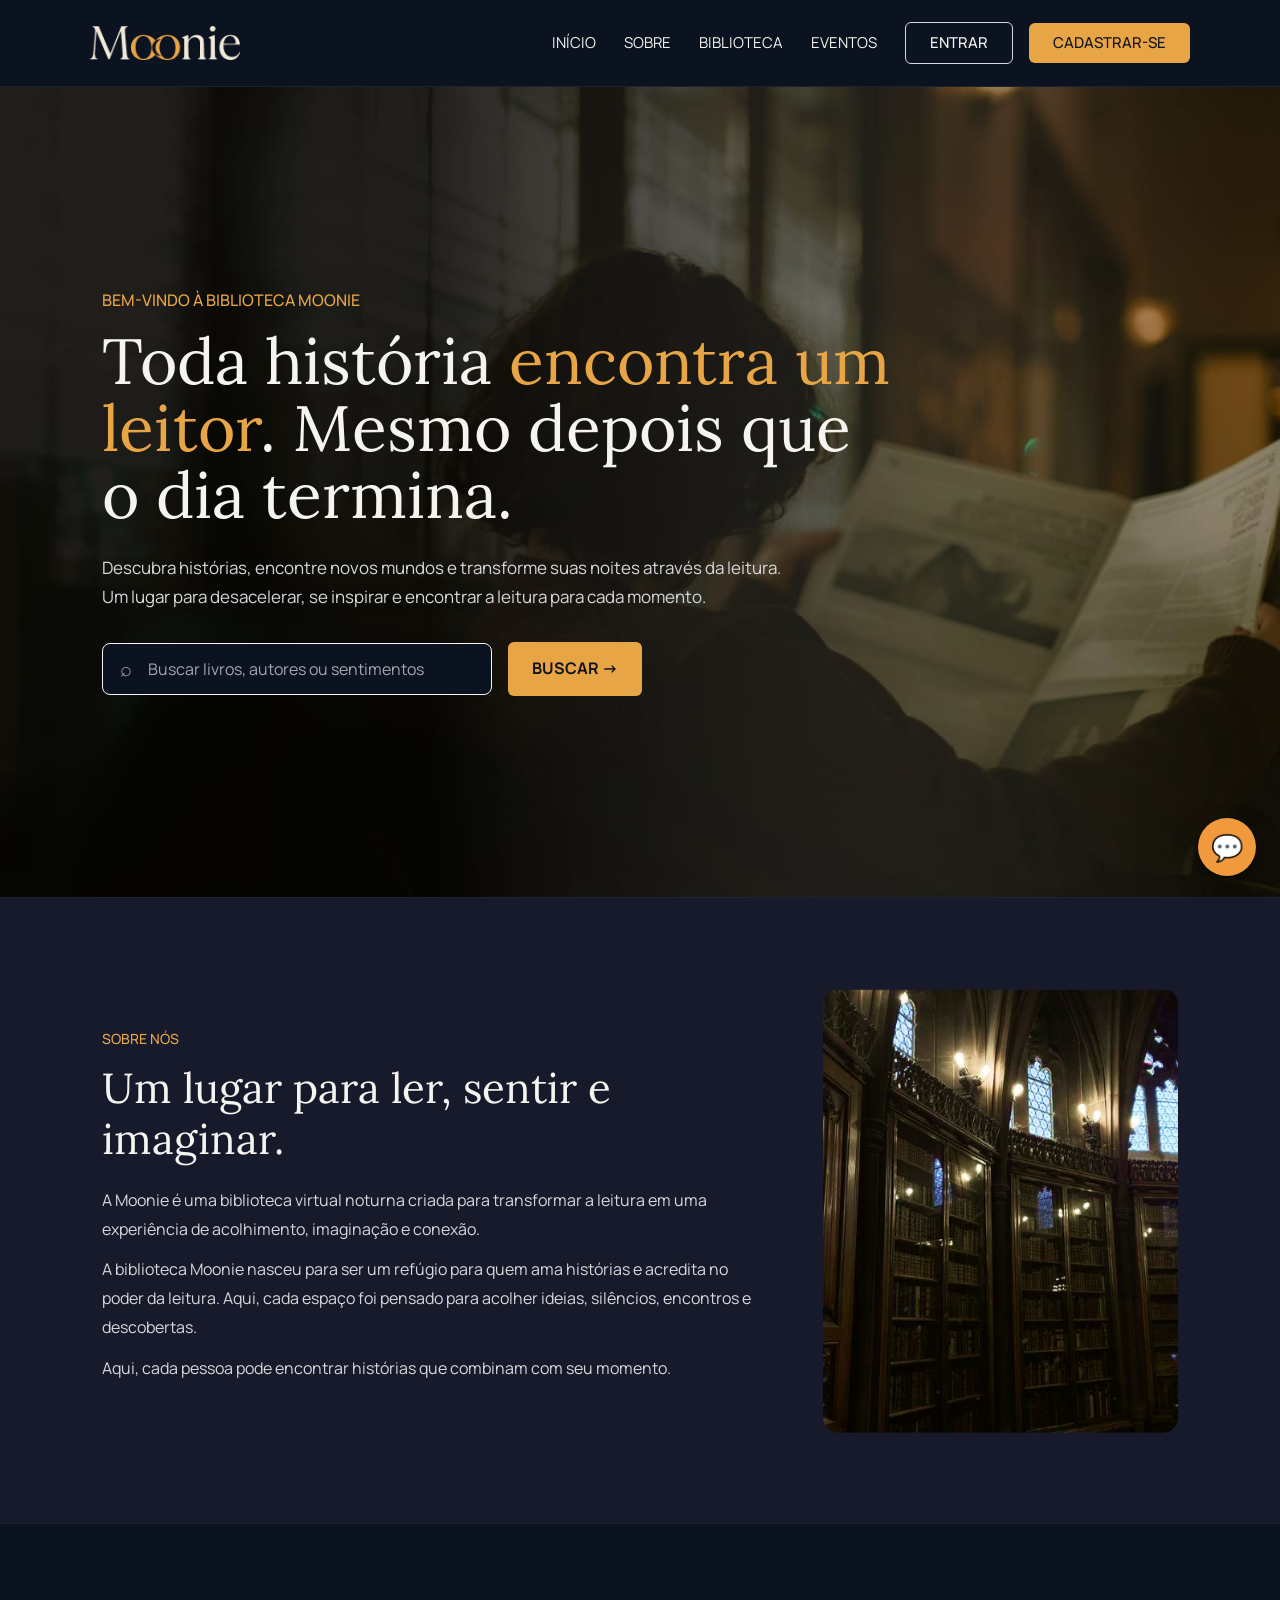
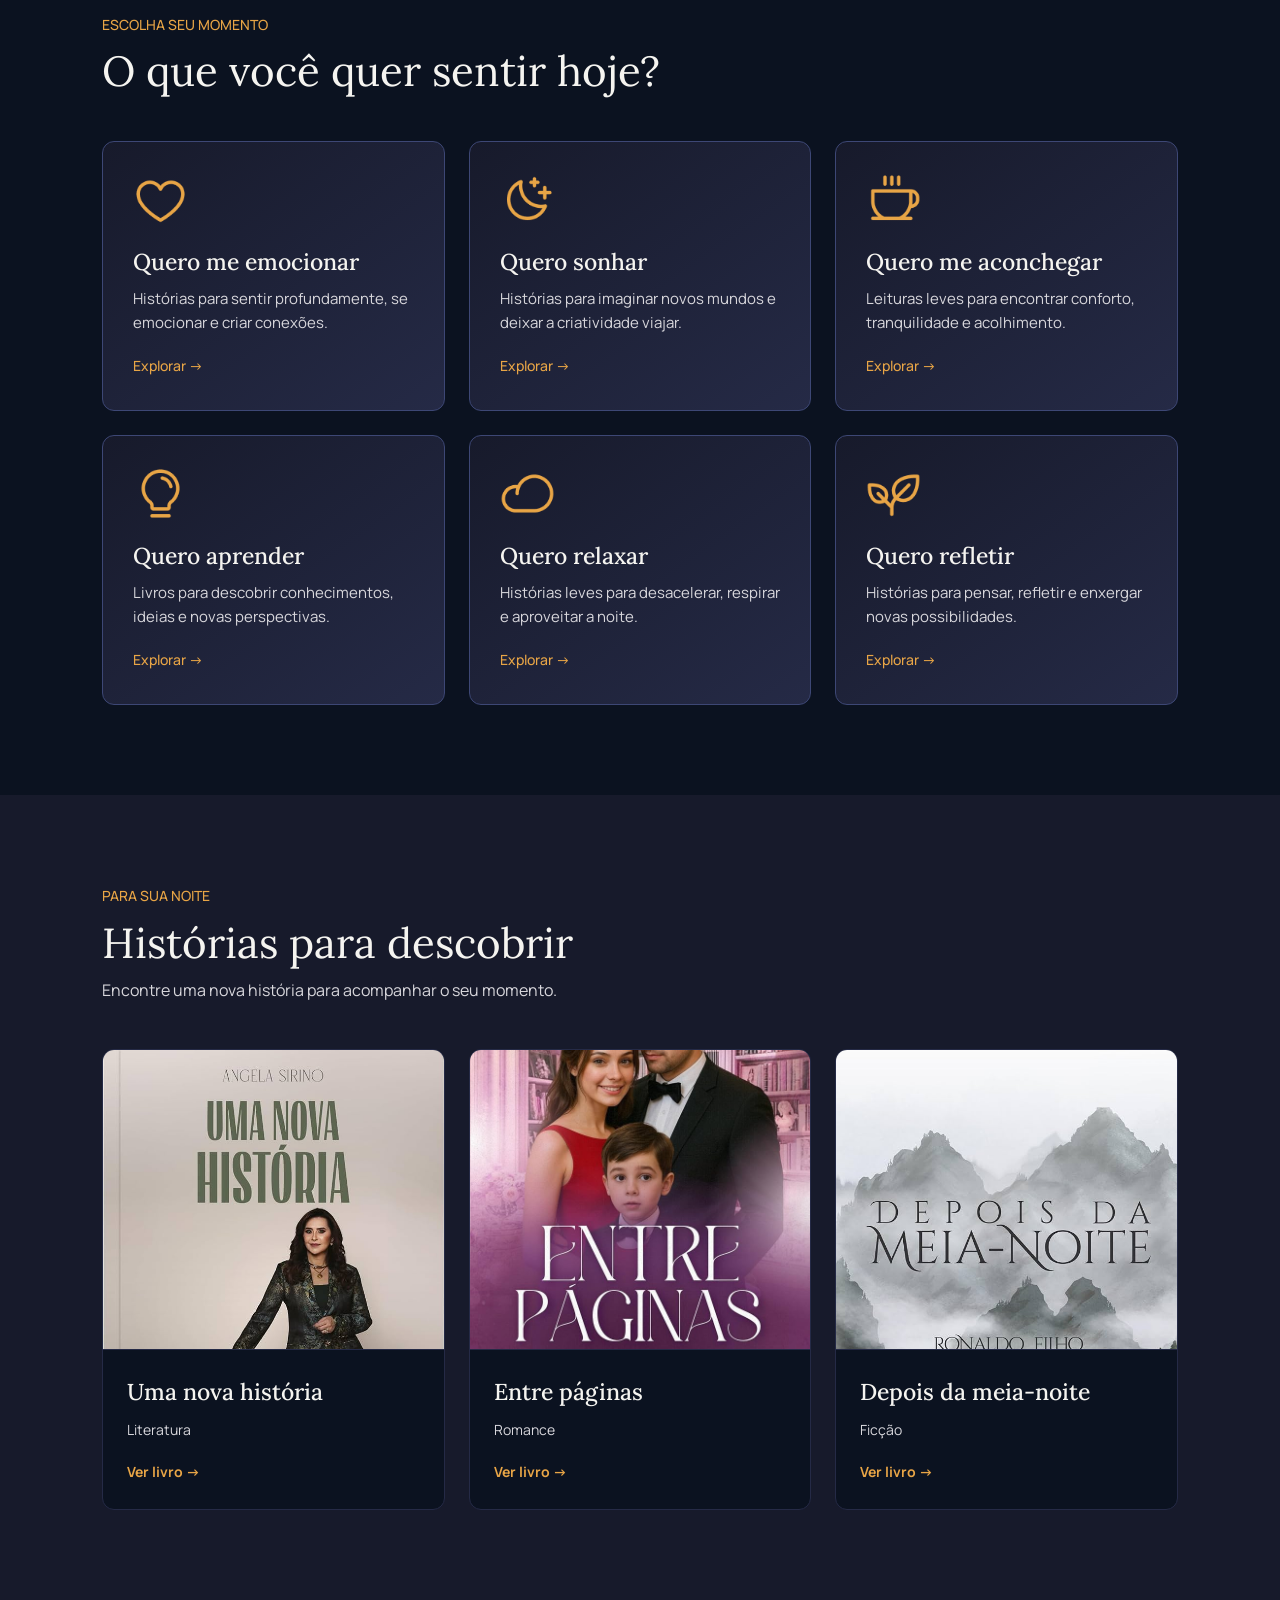
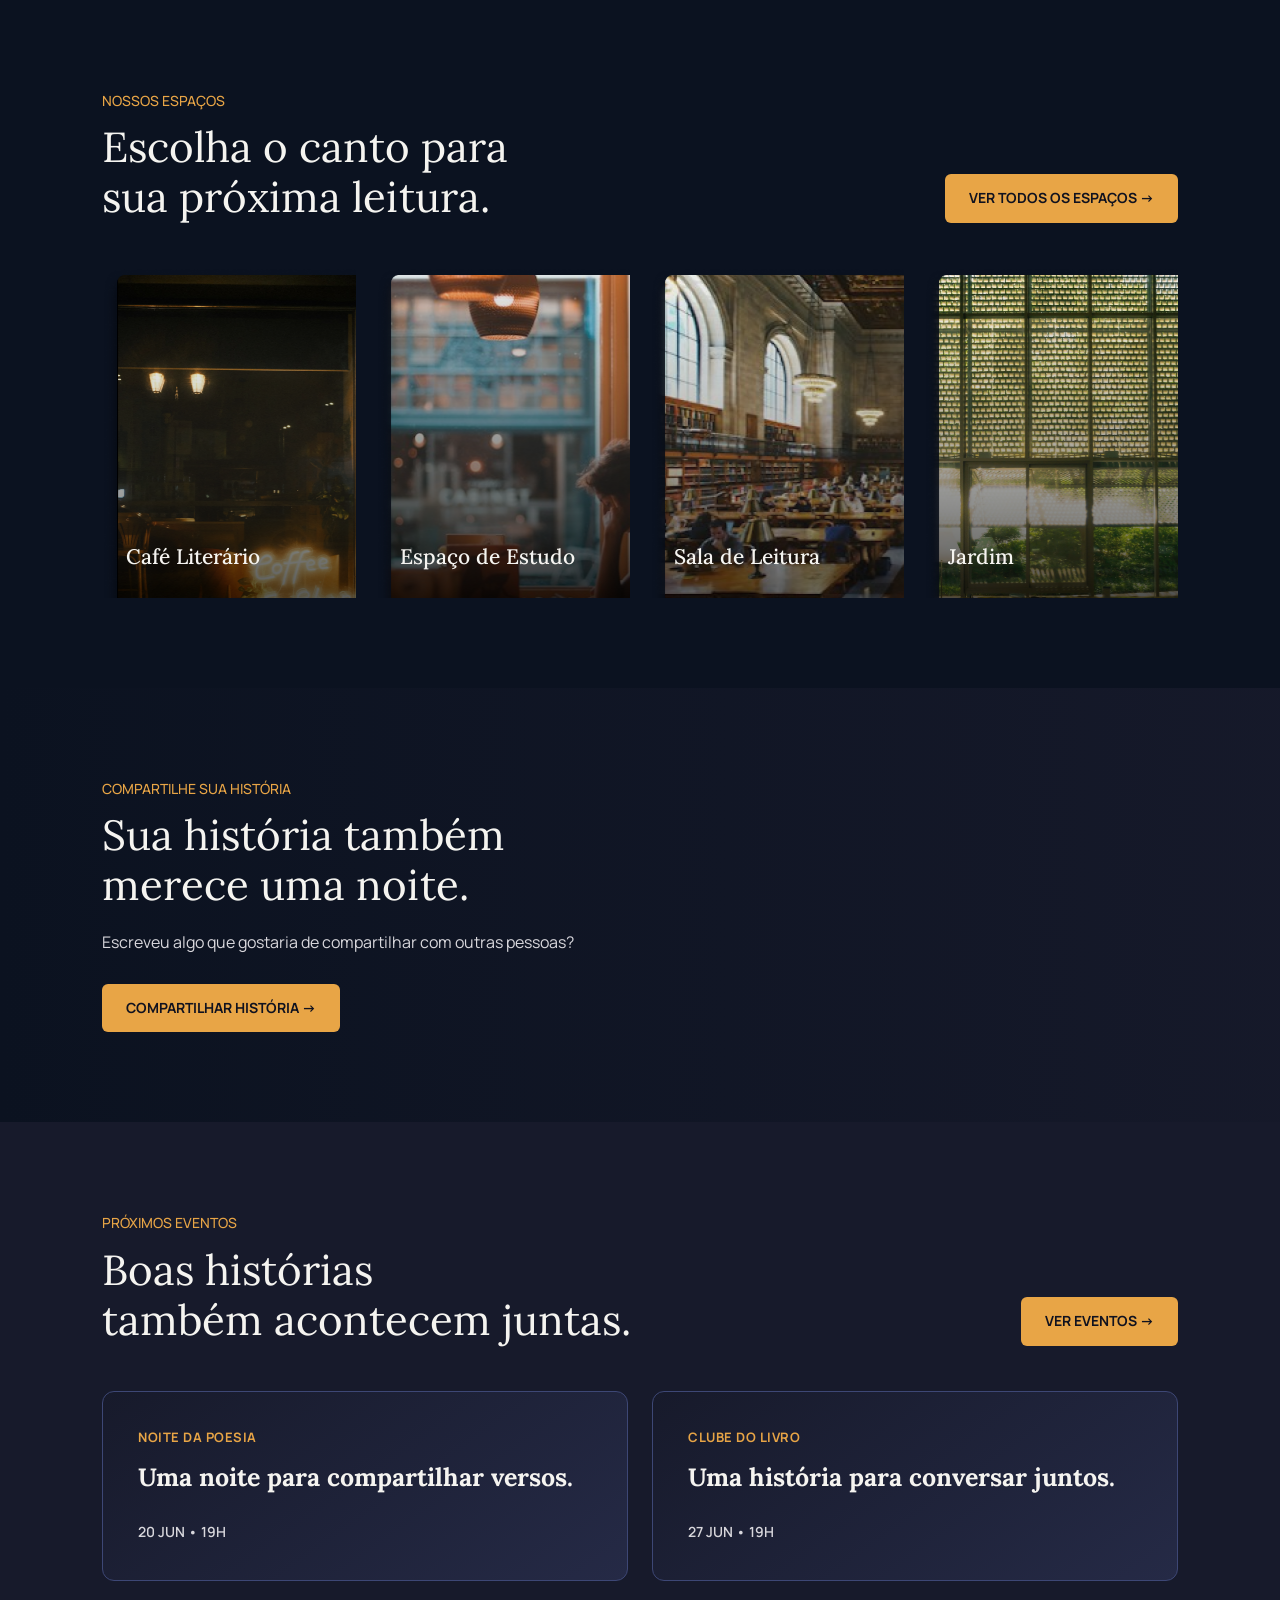
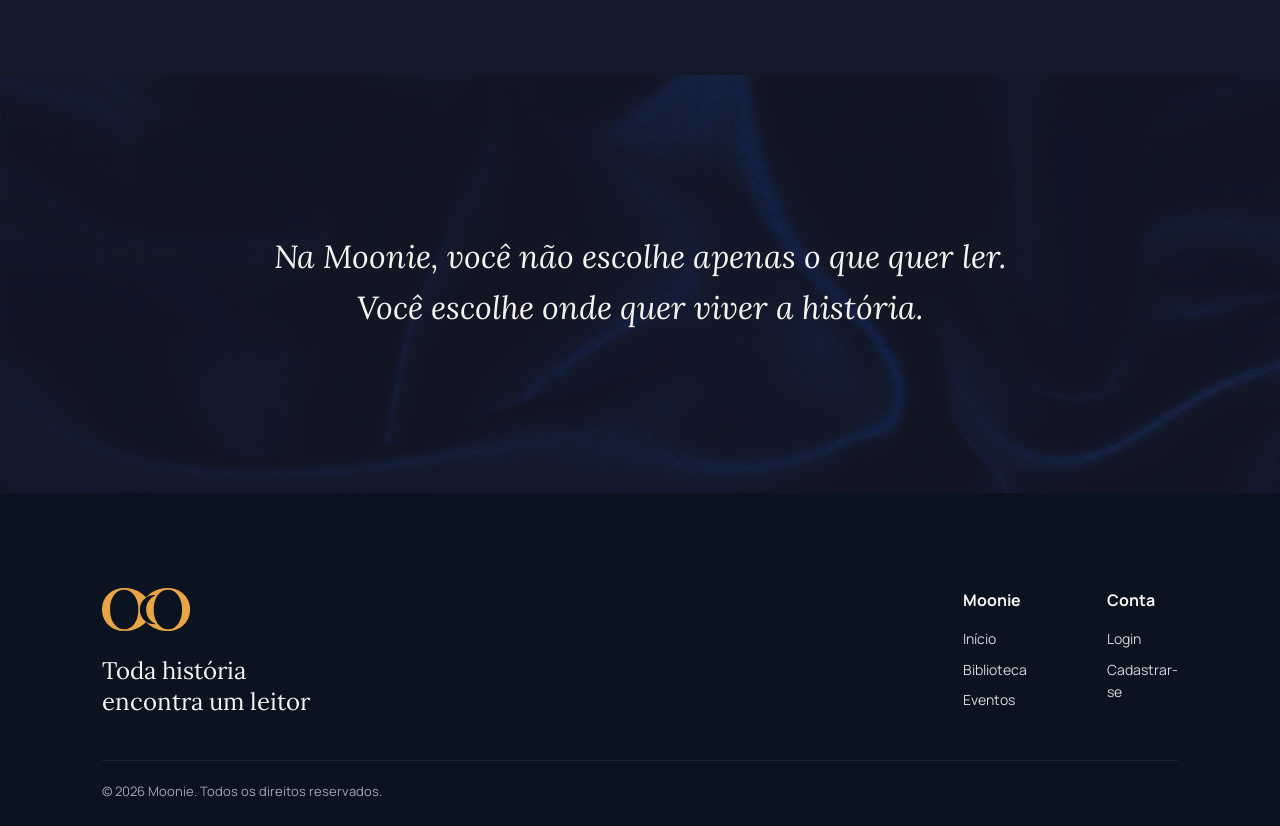
<file: index.html>
<!DOCTYPE html>
<html lang="pt-BR">

<head>
    <meta charset="UTF-8">
    <meta name="viewport" content="width=device-width, initial-scale=1.0">

    <title>Moonie | Biblioteca Noturna</title>

    <!-- FONTES -->
    <link rel="preconnect" href="https://fonts.googleapis.com">
    <link rel="preconnect" href="https://fonts.gstatic.com" crossorigin>
    <link href="https://fonts.googleapis.com/css2?family=Lora:wght@400;500;600;700&family=Manrope:wght@400;500;600;700&display=swap" rel="stylesheet">

    <!-- CSS -->
    <link rel="stylesheet" href="css/style.css">
    <!-- CSS do widget de chat flutuante -->
    <link rel="stylesheet" href="css/chat-widget.css">
</head>

<body>

    <!-- CABEÇALHO -->
    <header class="header">
        <a href="index.html" class="logo"><img src="img/Logo.png" alt="Moonie"></a>

        <nav class="nav">
            <a href="index.html">INÍCIO</a>
            <a href="#about">SOBRE</a>
            <a href="pages/biblioteca.html">BIBLIOTECA</a>
            <a href="pages/eventos.html">EVENTOS</a>
            <div class="nav-buttom">
                <a class="login-buttom" href="pages/login.html">ENTRAR</a>
                <a href="pages/cadastro.html">CADASTRAR-SE</a>
            </div>
        </nav>
    </header>

    <!-- CATEGORIAS -->
   

    <!-- CONTEÚDO PRINCIPAL -->
    <main>

        <!-- HERO -->
        <section class="hero">
            <div class="hero-content">
                <p class="hero-subtitle">BEM-VINDO À BIBLIOTECA MOONIE</p>
                <h1>Toda história <span>encontra um leitor</span>. Mesmo depois que o dia termina.</h1>
                <p class="hero-description">
                    Descubra histórias, encontre novos mundos e transforme suas noites através da leitura. 
                    Um lugar para desacelerar, se inspirar e encontrar a leitura para cada momento.
                </p>

                <div class="search-block">
                    <div class="search">
                        <span>⌕</span>
                        <input type="text" placeholder="Buscar livros, autores ou sentimentos">
                    </div>
                    <a href="pages/biblioteca.html" class="hero-button">BUSCAR →</a>
                </div>
            </div>
        </section>

        <!-- SOBRE A MOONIE -->
        <section class="about" id="about">
            <div class="about-content">
                <p class="section-label">SOBRE NÓS</p>
                <h2>Um lugar para ler, sentir e imaginar.</h2>
                <p>
                    A Moonie é uma biblioteca virtual noturna criada para transformar a leitura em uma
                    experiência de acolhimento, imaginação e conexão.
                </p>
                <p>
                    A biblioteca Moonie nasceu para ser um refúgio para quem ama histórias e acredita no poder da leitura. 
                    Aqui, cada espaço foi pensado para acolher ideias, silêncios, encontros e descobertas.
                </p>
                <p>
                    Aqui, cada pessoa pode encontrar histórias que combinam com seu momento.
                </p>
            </div>
            <div class="about-image">
                <img src="img/ABOUT.png" alt="Imagem de livros e uma xícara de café">
            </div>
        </section>

        <!-- MOMENTOS -->
        <section class="moments">
            <div class="section-heading">
                <p class="section-label">ESCOLHA SEU MOMENTO</p>
                <h2>O que você quer sentir hoje?</h2>
            </div>

            <div class="moment-cards">
                <!-- EMOÇÃO -->
                <article class="moment-card">
                    <div class="moment-icon"><img src="img/Heart.png" alt="Coração"></div>
                    <h3>Quero me emocionar</h3>
                    <p>Histórias para sentir profundamente, se emocionar e criar conexões.</p>
                    <a href="pages/biblioteca.html">Explorar →</a>
                </article>

                <!-- SONHAR -->
                <article class="moment-card">
                    <div class="moment-icon"><img src="img/MoonStars.png" alt="Lua e estrelas"></div>
                    <h3>Quero sonhar</h3>
                    <p>Histórias para imaginar novos mundos e deixar a criatividade viajar.</p>
                    <a href="pages/biblioteca.html">Explorar →</a>
                </article>

                <!-- ACONCHEGO -->
                <article class="moment-card">
                    <div class="moment-icon"><img src="img/Coffee.png" alt="Café"></div>
                    <h3>Quero me aconchegar</h3>
                    <p>Leituras leves para encontrar conforto, tranquilidade e acolhimento.</p>
                    <a href="pages/biblioteca.html">Explorar →</a>
                </article>

                <!-- APRENDER -->
                <article class="moment-card">
                    <div class="moment-icon"><img src="img/Lightbulb.png" alt="Lâmpada"></div>
                    <h3>Quero aprender</h3>
                    <p>Livros para descobrir conhecimentos, ideias e novas perspectivas.</p>
                    <a href="pages/biblioteca.html">Explorar →</a>
                </article>

                <!-- RELAXAR -->
                <article class="moment-card">
                    <div class="moment-icon"><img src="img/Cloud.png" alt="Nuvem"></div>
                    <h3>Quero relaxar</h3>
                    <p>Histórias leves para desacelerar, respirar e aproveitar a noite.</p>
                    <a href="pages/biblioteca.html">Explorar →</a>
                </article>

                <!-- REFLETIR -->
                <article class="moment-card">
                    <div class="moment-icon"><img src="img/Plant.png" alt="Folha"></div>
                    <h3>Quero refletir</h3>
                    <p>Histórias para pensar, refletir e enxergar novas possibilidades.</p>
                    <a href="pages/biblioteca.html">Explorar →</a>
                </article>
            </div>
        </section>

        <!-- LIVROS EM DESTAQUE -->
        <section class="featured">
            <div class="section-heading">
                <p class="section-label">PARA SUA NOITE</p>
                <h2>Histórias para descobrir</h2>
                <p>Encontre uma nova história para acompanhar o seu momento.</p>
            </div>

            <div class="book-cards">
                <!-- LIVRO 1 -->
                <article class="book-card">
                    <div class="book-cover"></div>
                    <div class="book-info">
                        <h3>Uma nova história</h3>
                        <p>Literatura</p>
                        <a href="pages/biblioteca.html">Ver livro →</a>
                    </div>
                </article>

                <!-- LIVRO 2 -->
                <article class="book-card">
                    <div class="book-cover2"></div>
                    <div class="book-info">
                        <h3>Entre páginas</h3>
                        <p>Romance</p>
                        <a href="pages/biblioteca.html">Ver livro →</a>
                    </div>
                </article>

                <!-- LIVRO 3 -->
                <article class="book-card">
                    <div class="book-cover3"></div>
                    <div class="book-info">
                        <h3>Depois da meia-noite</h3>
                        <p>Ficção</p>
                        <a href="pages/biblioteca.html">Ver livro →</a>
                    </div>
                </article>
            </div>
        </section>

        <!-- ESPAÇOS -->
        <section class="spaces">
            <div class="spaces-content">
                <div class="section-heading">
                    <p class="section-label">NOSSOS ESPAÇOS</p>
                    <h2>Escolha o canto para<br>sua próxima leitura.</h2>
                </div>
                <a href="pages/espacos.html" class="section-button">VER TODOS OS ESPAÇOS →</a>
            </div>

            <div class="space-cards">
                <article class="space-card">
                    <div class="space-image1"><span>Café Literário</span></div>
                </article>
                <article class="space-card">
                    <div class="space-image2"><span>Espaço de Estudo</span></div>
                </article>
                <article class="space-card">
                    <div class="space-image3"><span>Sala de Leitura</span></div>
                </article>
                <article class="space-card">
                    <div class="space-image4"><span>Jardim</span></div>
                </article>
            </div>
        </section>

        <!-- COMPARTILHAR HISTÓRIA -->
        <section class="share-story">
            <div class="share-story-content">
                <p class="section-label">COMPARTILHE SUA HISTÓRIA</p>
                <h2>Sua história também<br>merece uma noite.</h2>
                <p>Escreveu algo que gostaria de compartilhar com outras pessoas?</p>
                <a href="#" class="section-button">COMPARTILHAR HISTÓRIA →</a>
            </div>
        </section>

        <!-- PRÓXIMOS EVENTOS -->
        <section class="events">
            <div class="spaces-content">
            <div class="section-heading">
                <p class="section-label">PRÓXIMOS EVENTOS</p>
                <h2>Boas histórias<br>também acontecem juntas.</h2>
            </div>
            <a href="pages/eventos.html" class="section-button">VER EVENTOS →</a>
            </div>

            <div class="event-cards">
                <article class="event-card">
                    <p>NOITE DA POESIA</p>
                    <h3>Uma noite para compartilhar versos.</h3>
                    <span>20 JUN • 19H</span>
                </article>

                <article class="event-card">
                    <p>CLUBE DO LIVRO</p>
                    <h3>Uma história para conversar juntos.</h3>
                    <span>27 JUN • 19H</span>
                </article>
            </div>
        </section>

        <!-- FRASE FINAL -->
        <section class="quote">
            <p>
                Na Moonie, você não escolhe apenas o que quer ler.<br>
                Você escolhe onde quer viver a história.
            </p>
        </section>

    </main>

    <!-- RODAPÉ -->
    <footer class="footer">
        <div class="footer-links">
            <div class="footer-logoA">
                <div class="footer-logo">
                    <img src="img/simbolo.png" alt="Moonie">
                    <p>Toda história<br>encontra um leitor</p>
                </div>
            </div>
            <div>
                <h3>Moonie</h3>
                <a href="index.html">Início</a>
                <a href="pages/biblioteca.html">Biblioteca</a>
                <a href="pages/eventos.html">Eventos</a>
            </div>
            <div>
                <h3>Conta</h3>
                <a href="pages/login.html">Login</a>
                <a href="pages/cadastro.html">Cadastrar-se</a>
            </div>
        </div>

        <div class="footer-bottom">
            <p>© 2026 Moonie. Todos os direitos reservados.</p>
        </div>
    </footer>

    <!-- ===== Widget de chat flutuante (Moonie) ===== -->
    <button id="chat-widget-btn" class="chat-widget-btn" aria-label="Abrir chat com a Moonie">💬</button>

    <div id="chat-widget-panel" class="chat-widget-panel">
        <button id="chat-widget-close" class="chat-widget-close" aria-label="Fechar chat">×</button>
        <iframe id="chat-widget-iframe" data-src="pages/chatbot.html" title="Assistente Moonie"></iframe>
    </div>
    <!-- ===== fim do widget de chat ===== -->

    <!-- JAVASCRIPT -->
    <script src="js/script.js"></script>
    <!-- JS do widget de chat flutuante -->
    <script src="js/chat-widget.js"></script>

</body>

</html>
</file>
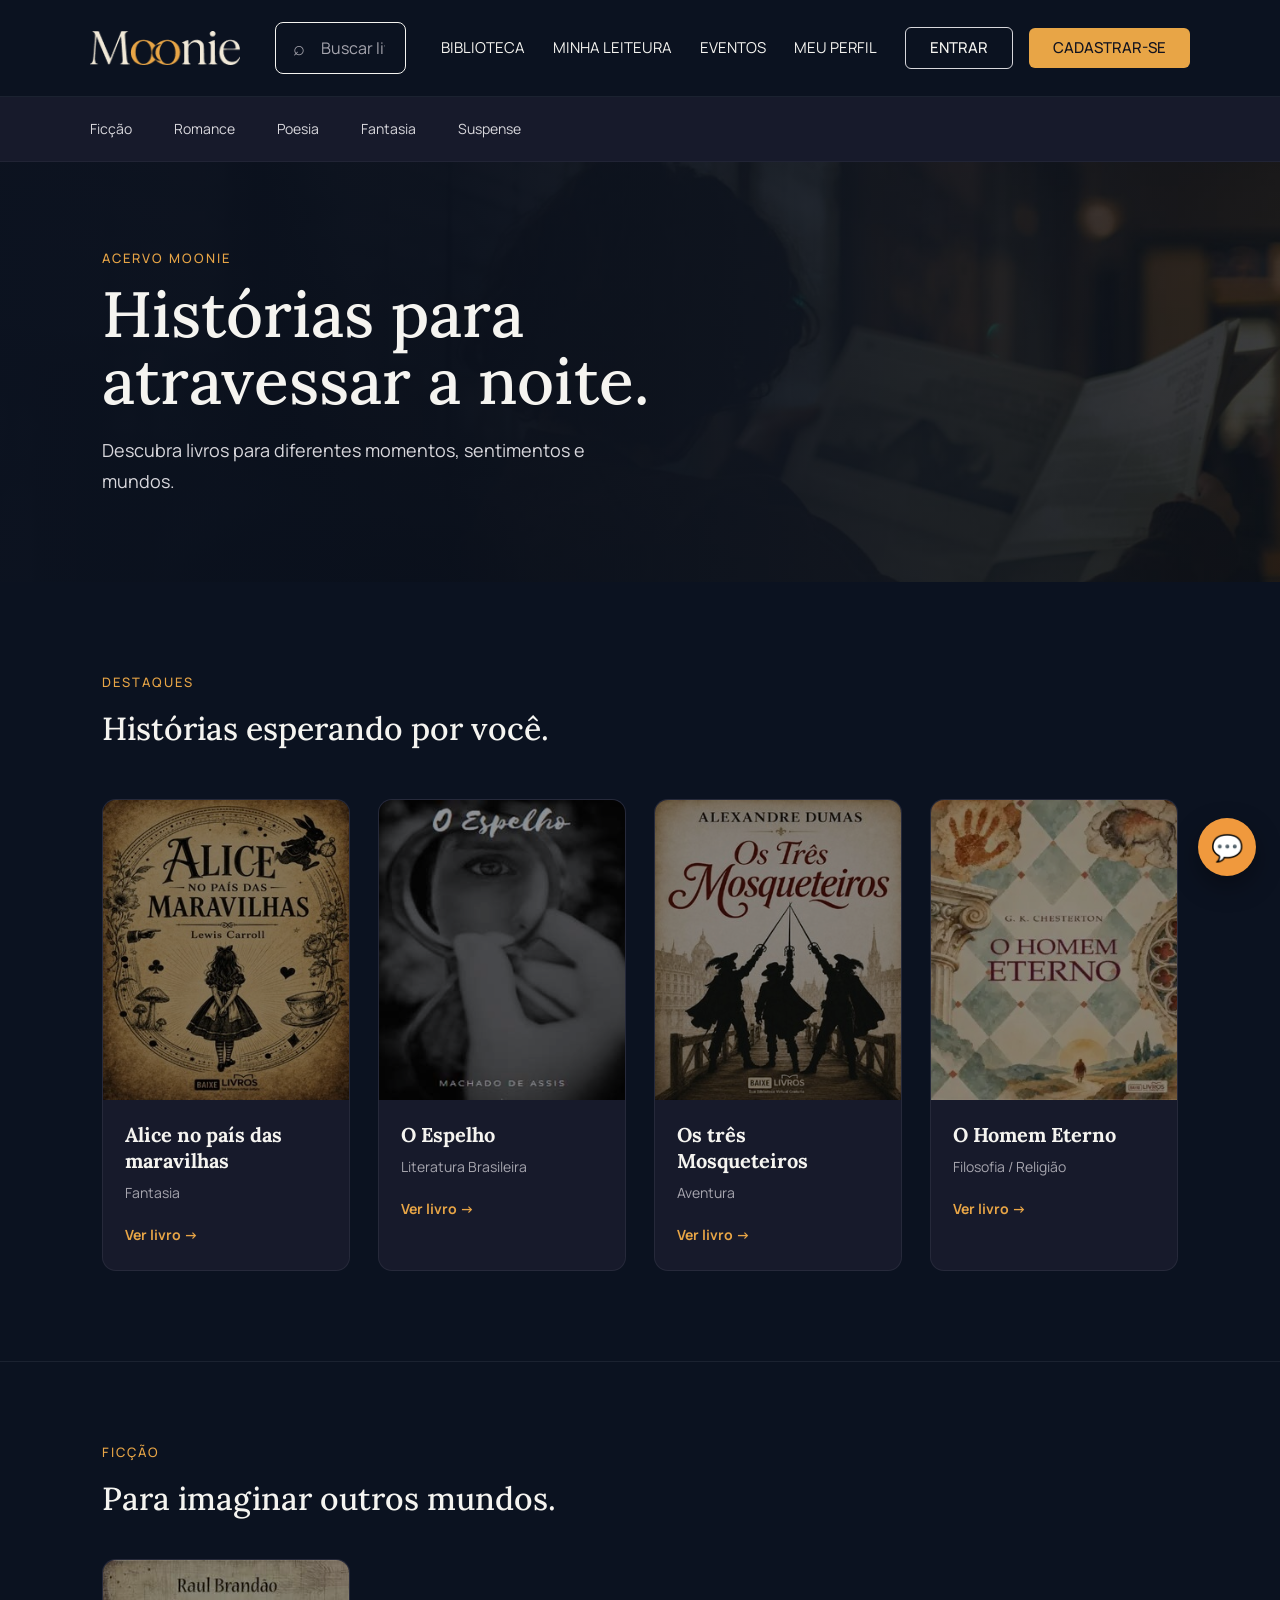
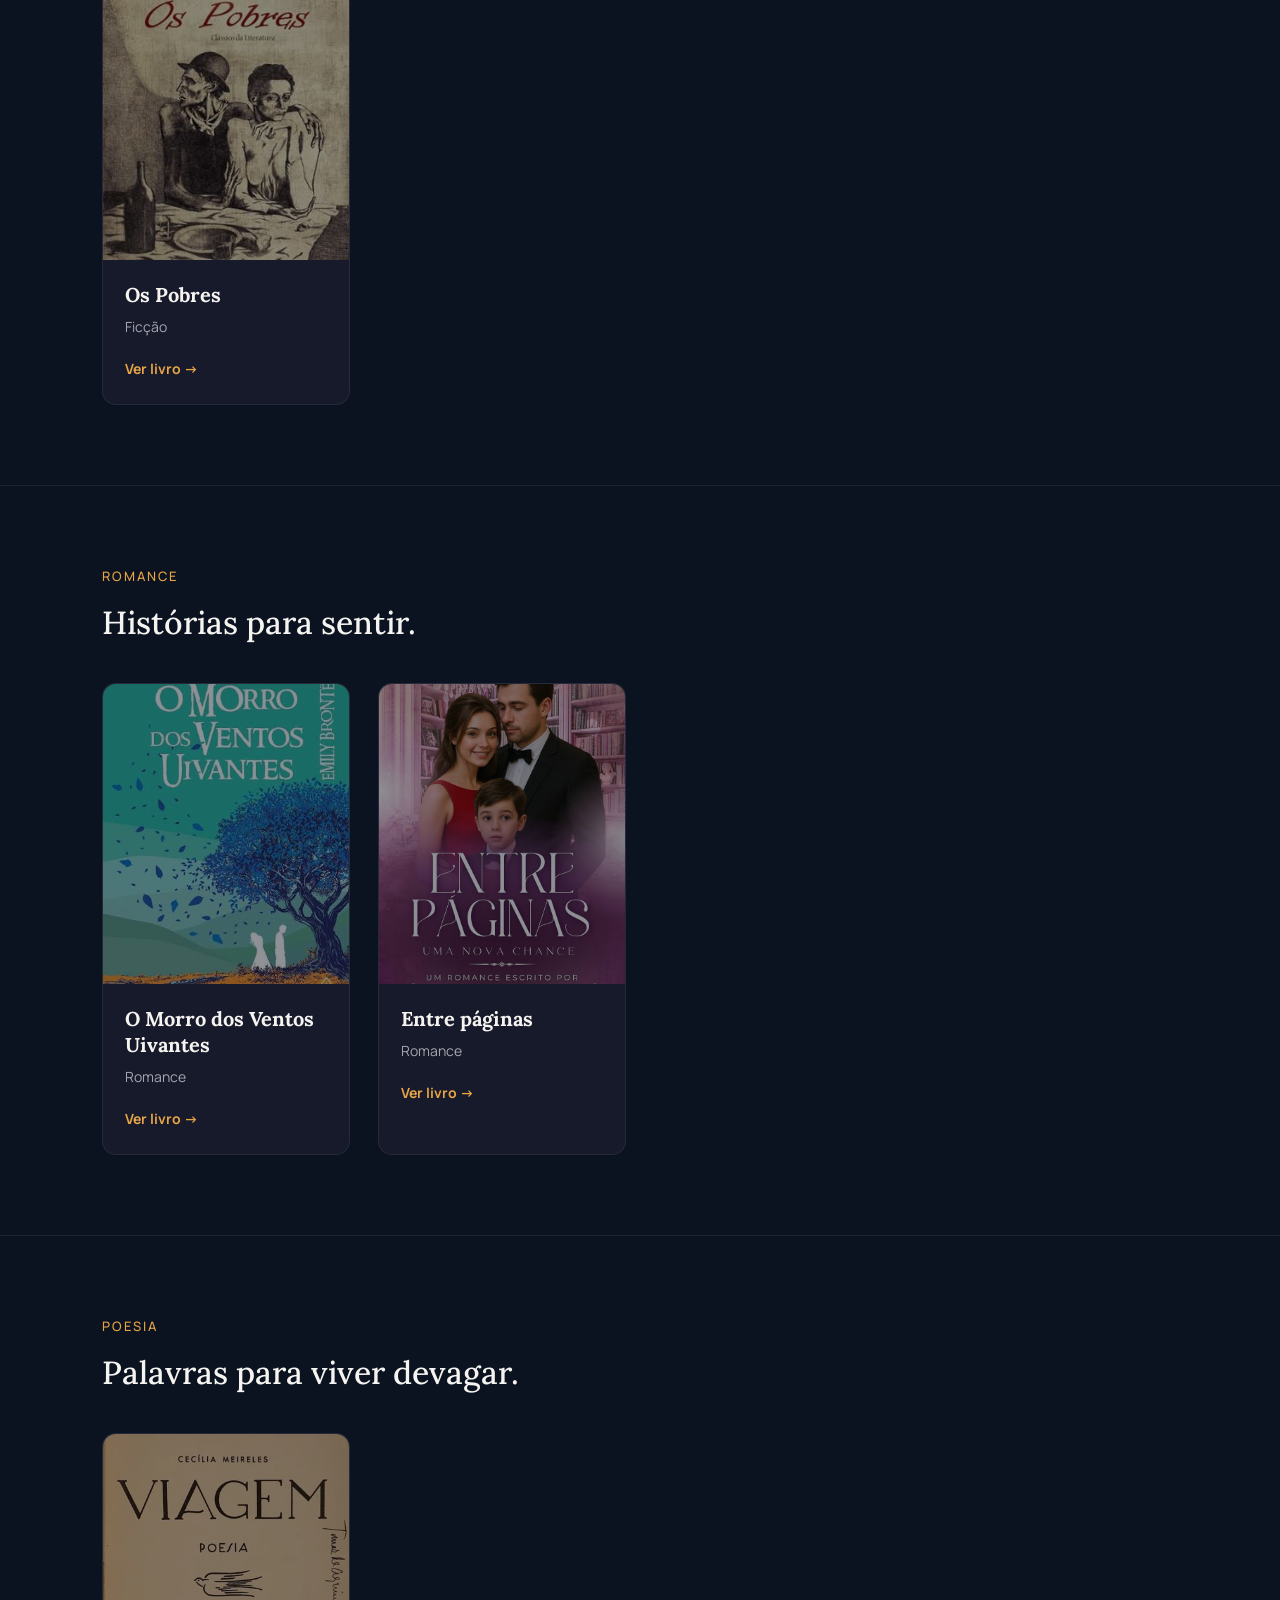
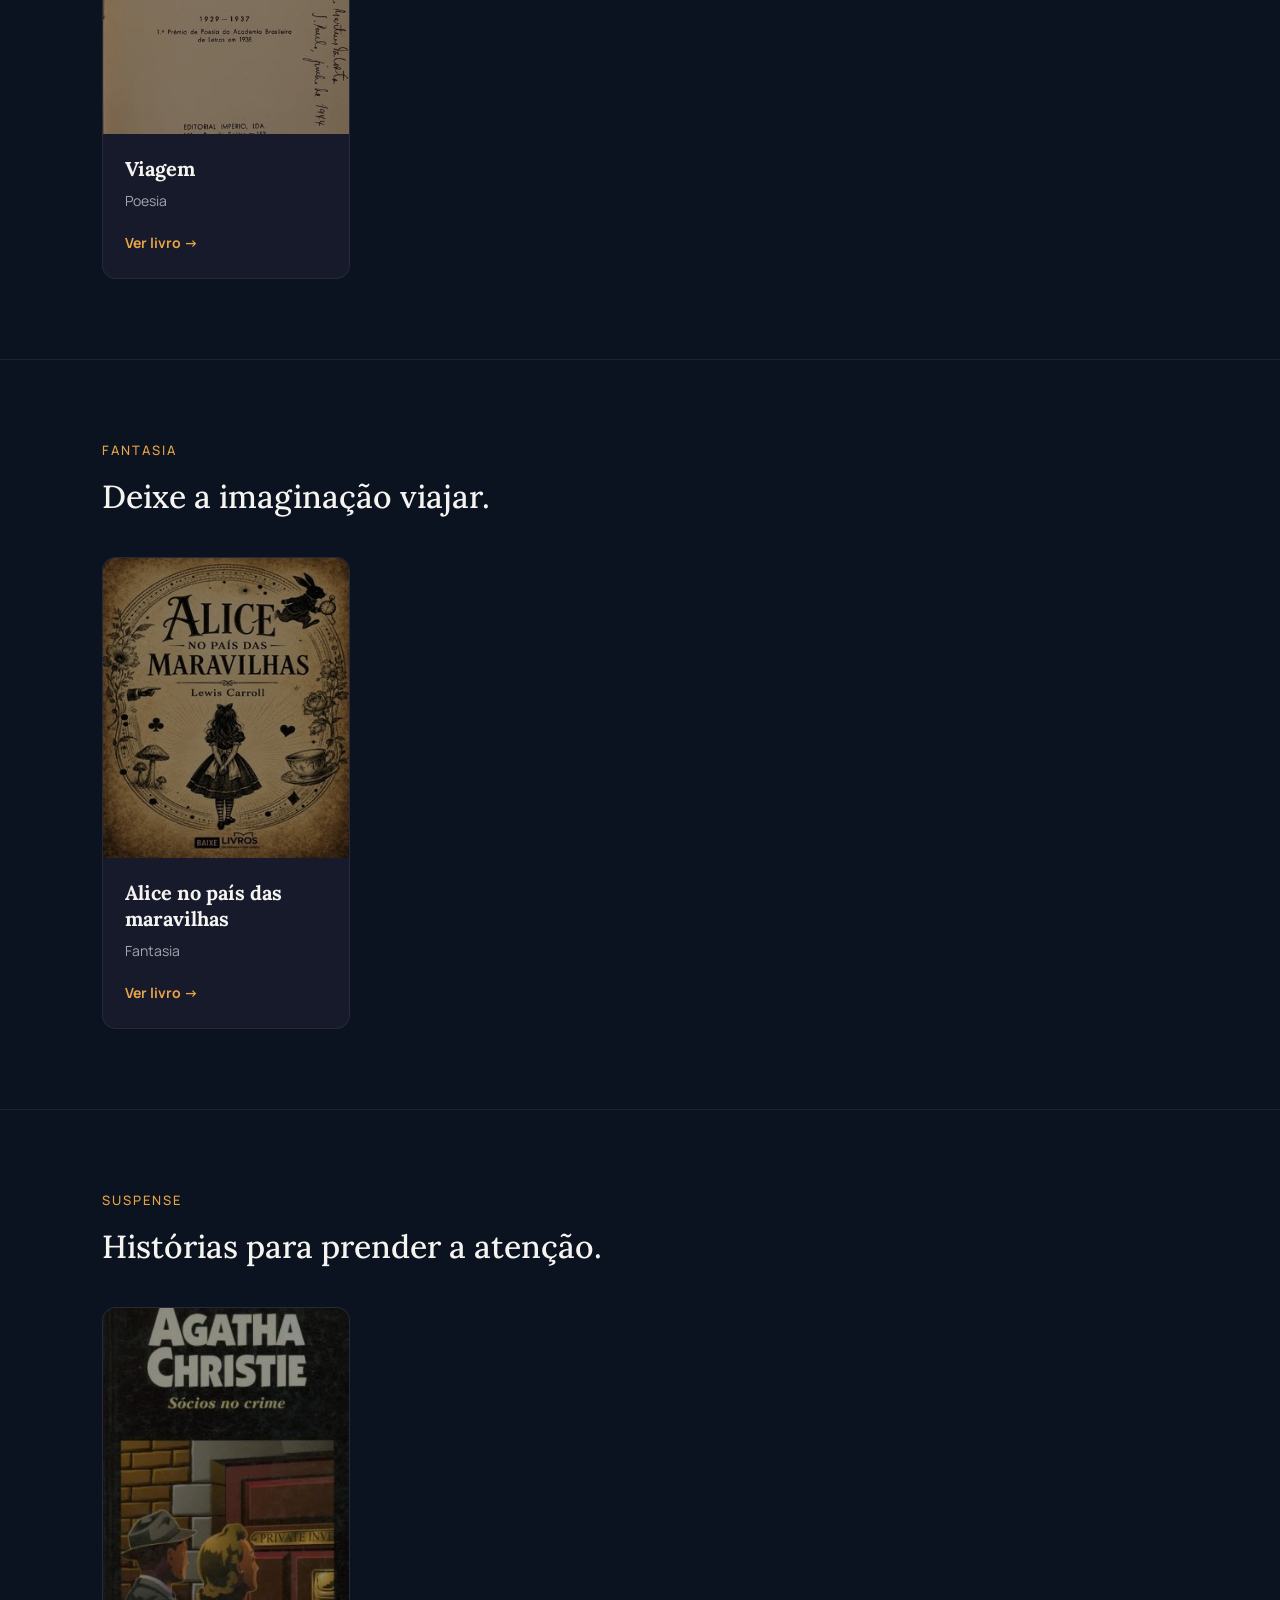
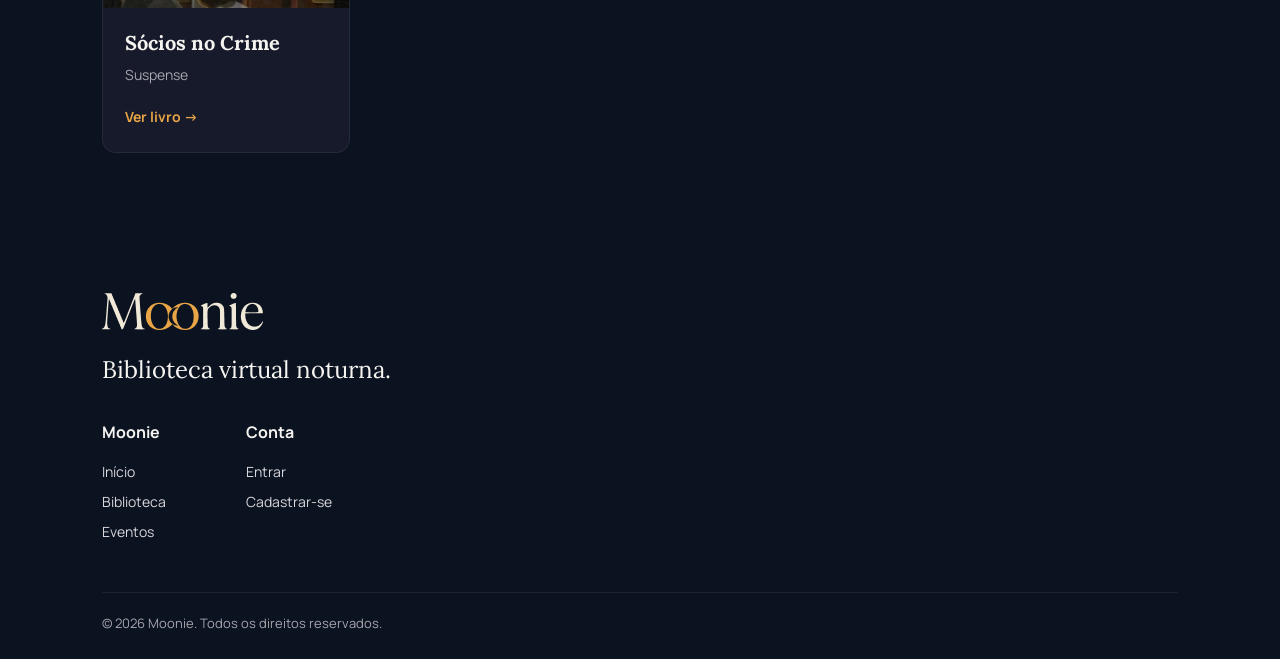
<file: pages/biblioteca.html>
<!DOCTYPE html>
<html lang="pt-BR">

<head>
  <meta charset="UTF-8">
  <meta name="viewport" content="width=device-width, initial-scale=1.0">

  <title>Biblioteca | Moonie</title>

               <!-- FONTES -->
  <link rel="preconnect" href="https://fonts.googleapis.com">
  <link rel="preconnect" href="https://fonts.gstatic.com" crossorigin>

    <link
     href="https://fonts.googleapis.com/css2?family=Lora:wght@400;500;600;700&family=Manrope:wght@400;500;600;700&display=swap"
     rel="stylesheet"
    >

    <!-- CSS PRINCIPAL -->
    <link rel="stylesheet" href="../css/style.css">

    <!-- CSS DA BIBLIOTECA -->
    <link rel="stylesheet" href="../css/biblioteca.css">
</head>

<body>

    <!-- CABEÇALHO -->
  <header class="header">

    <a href="../index.html" class="logo"><img src="../img/Logo.png" alt="Moonie"> </a>

  <div class="search">

    <span>⌕</span>

    <input type="text"id="search"placeholder="Buscar livros, autores ou sentimentos">

 </div>

    <nav class="nav">

      <a href="biblioteca.html">BIBLIOTECA</a>
      <a href="minha-leitura.html">MINHA LEITEURA</a>
      <a href="eventos.html">EVENTOS</a>
      <a href="perfil.html">MEU PERFIL</a>
            <div class="nav-buttom">
                <a class="login-buttom" href="./login.html">ENTRAR</a>
                <a href="./cadastro.html">CADASTRAR-SE</a>
            </div>

    </nav>

</header>

                <!-- CATEGORIAS -->
  <div class="categories">

    <a href="#ficcao">Ficção</a>
    <a href="#romance">Romance</a>
    <a href="#poesia">Poesia</a>
    <a href="#fantasia">Fantasia</a>
    <a href="#suspense">Suspense</a>

  </div>


              <!-- CONTEÚDO -->
 <main>

            <!-- INTRODUÇÃO -->
  <section class="library-hero">

   <div>

    <p class="section-label">ACERVO MOONIE</p>

    <h1>Histórias para
        atravessar a noite.</h1>

    <p>Descubra livros para diferentes momentos,
        sentimentos e mundos.</p>

  </div>

 </section>

                <!-- DESTAQUES -->
 <section class="library-section">

   <div class="library-heading">

     <div>

      <p class="section-label">DESTAQUES</p>

      <h2>Histórias esperando por você.</h2>

     </div>

  </div>

  <div class="library-books">

                <!-- LIVRO 1 -->
 <article class="library-book">

  <!-- ALTERE AQUI: caminho da imagem de capa -->
  <div class="library-cover" style="background-image: url('../img/livroalice.png');">

  
  </div>

  <div class="library-info">

   
<h3>Alice no país das maravilhas</h3>
   <p>Fantasia</p>

   <a href="./livros.html">Ver livro →</a>

  </div>

  </article>


                <!-- LIVRO 2 -->
 <article class="library-book">

  <!-- ALTERE AQUI: caminho da imagem de capa -->
  <div class="library-cover" style="background-image: url('../img/livroespelho.png');">

   

  </div>

  <div class="library-info">

    <h3>O Espelho</h3>

    <p>Literatura Brasileira</p>

    <a href="livro2.html">Ver livro →</a>

  </div>

  </article>

                <!-- LIVRO 3 -->
 <article class="library-book">

  <!-- ALTERE AQUI: caminho da imagem de capa -->
  <div class="library-cover" style="background-image: url('../img/livromosqueteiros.png');">

  

 </div>

 <div class="library-info">

  <h3>Os três Mosqueteiros</h3>

    <p>Aventura</p>

    <a href="#">Ver livro →</a>

 </div>

 </article>


                <!-- LIVRO 4 -->
 <article class="library-book">

  <!-- ALTERE AQUI: caminho da imagem de capa -->
  <div class="library-cover" style="background-image: url('../img/livrohomem.png');">

  

 </div>

 <div class="library-info">

    <h3>O Homem Eterno</h3>

    <p>Filosofia / Religião</p>

    <a href="#">Ver livro →</a>

 </div>

 </article>

 </div>

</section>

               <!-- FICÇÃO -->
<section class="library-category" id="ficcao">

   <p class="section-label">FICÇÃO</p>

   <h2>Para imaginar outros mundos.</h2>

  <div class="library-books">

   <article class="library-book">
  <!-- ALTERE AQUI: caminho da imagem de capa -->
  <div class="library-cover" style="background-image: url('../img/ospobres.jpeg');">
     
  </div>

    <div class="library-info">
      <h3>Os Pobres</h3>
      <p>Ficção</p>
      <a href="#">Ver livro →</a>
    </div>
 </article>

  </div>

</section>

                  <!-- ROMANCE -->
<section class="library-category" id="romance">

    <p class="section-label">ROMANCE</p>

    <h2>Histórias para sentir.</h2>

  <div class="library-books">

   <article class="library-book">
      <!-- ALTERE AQUI: caminho da imagem de capa -->
      <div class="library-cover" style="background-image: url('../img/omorro.jpeg');">
      
      </div>

    <div class="library-info">
       <h3>O Morro dos Ventos Uivantes</h3>
       <p>Romance</p>
       <a href="#">Ver livro →</a>
    </div>
</article>

  <article class="library-book">
    <!-- ALTERE AQUI: caminho da imagem de capa -->
    <div class="library-cover" style="background-image: url('../img/entrepagina.jpg');">
      
    </div>

    <div class="library-info">
      <h3>Entre páginas</h3>
        <p>Romance</p>
        <a href="#">Ver livro →</a>
    </div>
 </article>

    </div>

</section>

                    <!-- POESIA -->
<section class="library-category" id="poesia">

    <p class="section-label">POESIA</p>

    <h2>Palavras para viver devagar.</h2>

    <div class="library-books">

 <article class="library-book">
    <!-- ALTERE AQUI: caminho da imagem de capa -->
    <div class="library-cover" style="background-image: url('../img/viagen.jpg');">
        
    </div>

    <div class="library-info">
        <h3>Viagem</h3>
        <p>Poesia</p>
        <a href="#">Ver livro →</a>
    </div>
</article>

    </div>

</section>

                 <!-- FANTASIA -->
<section class="library-category" id="fantasia">

    <p class="section-label">FANTASIA</p>

    <h2>Deixe a imaginação viajar.</h2>

    <div class="library-books">

 <article class="library-book">
    <!-- ALTERE AQUI: caminho da imagem de capa -->
    <div class="library-cover" style="background-image: url('../img/livroalice.png');">
       
    </div>

    <div class="library-info">
        <h3>Alice no país das maravilhas</h3>
        <p>Fantasia</p>
        <a href="#">Ver livro →</a>
    </div>
 </article>

    </div>

</section>


        <!-- SUSPENSE -->
<section class="library-category" id="suspense">

    <p class="section-label">SUSPENSE</p>

    <h2>Histórias para prender a atenção.</h2>

    <div class="library-books">

        <article class="library-book">
            <!-- ALTERE AQUI: caminho da imagem de capa -->
            <div class="library-cover" style="background-image: url('../img/sociosnocrime.jpeg');">
                
            </div>

            <div class="library-info">
                <h3>Sócios no Crime</h3>
                <p>Suspense</p>
                <a href="#">Ver livro →</a>
            </div>
        </article>

    </div>

</section>

                   <!-- RODAPÉ -->
  <footer class="footer">

    <div class="footer-logo">

      <img src="../img/Logo.png"alt="Moonie">

        <p>Biblioteca virtual noturna.</p>

    </div>

    <div class="footer-links">

     <div>

        <h3>Moonie</h3>

        <a href="../index.html">Início</a>
        <a href="biblioteca.html">Biblioteca</a>
        <a href="eventos.html">Eventos</a>

    </div>

    <div>

        <h3>Conta</h3>

        <a href="login.html">Entrar</a>
        <a href="cadastro.html">Cadastrar-se</a>

    </div>

    </div>

     <div class="footer-bottom">

        <p>© 2026 Moonie. Todos os direitos reservados.</p>

     </div>

 </footer>


                <!-- JAVASCRIPT -->
  <script src="../js/script.js"></script>

<script src="../js/chat-widget.js"></script>
</body>

</html>
</file>
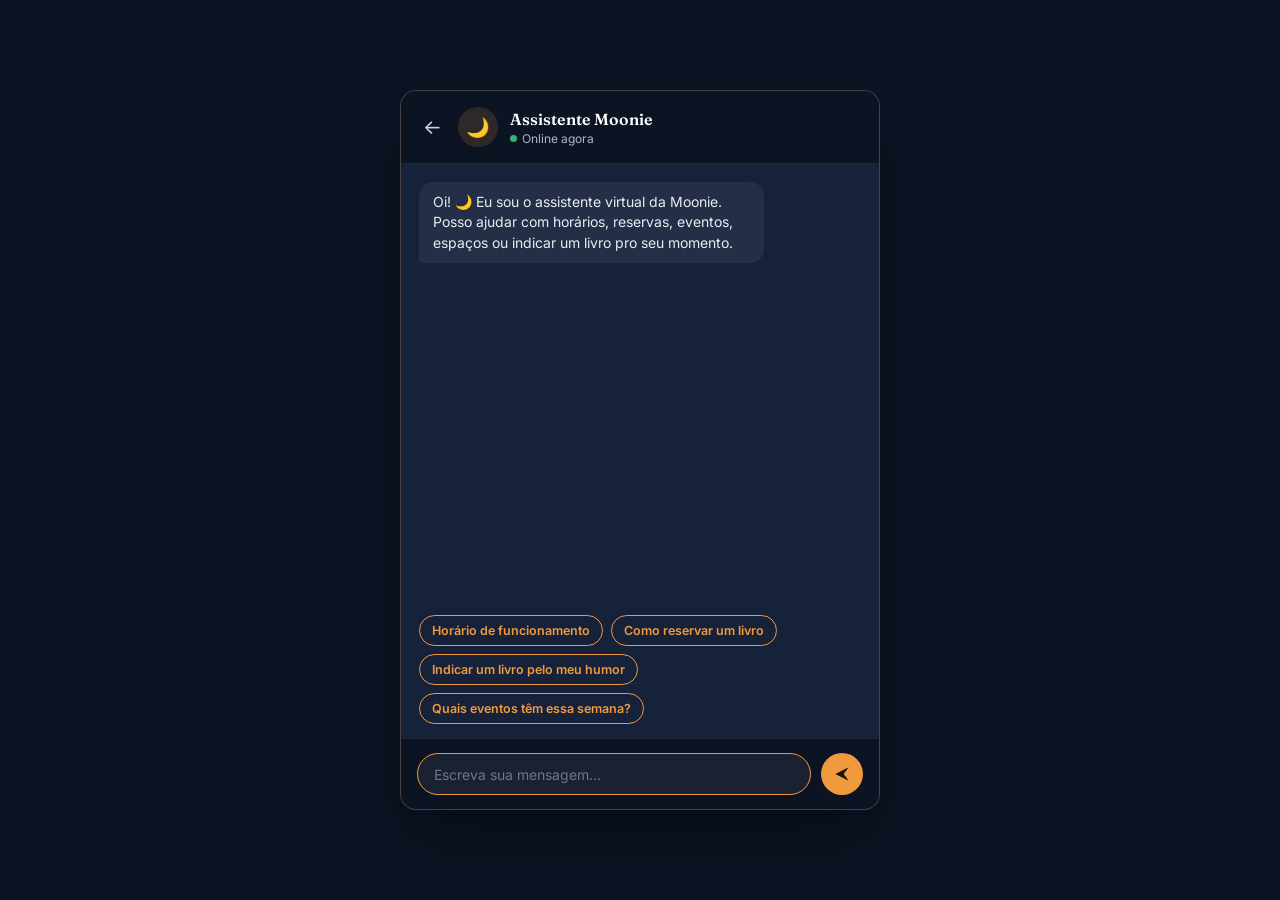
<file: pages/chatbot.html>
<!DOCTYPE html>
<html lang="pt-BR">
<head>
<meta charset="UTF-8" />
<meta name="viewport" content="width=device-width, initial-scale=1.0" />
<title>Assistente Moonie</title>
<link rel="preconnect" href="https://fonts.googleapis.com" />
<link rel="preconnect" href="https://fonts.gstatic.com" crossorigin />
<link href="https://fonts.googleapis.com/css2?family=Fraunces:wght@600;700&family=Inter:wght@400;500;600;700&display=swap" rel="stylesheet" />
<link rel="stylesheet" href="../css/chatbot.css" />
</head>
<body>

  <div class="chat-page">
    <div class="chat-window">

      <header class="chat-header">
        <!-- some sozinho quando o chat é aberto dentro do painel flutuante
             (ver "detectar iframe" no chatbot.js) -->
        <a href="../index.html" class="chat-back" id="chat-back-link" aria-label="Voltar para o site">←</a>
        <div class="chat-header-avatar" aria-hidden="true">🌙</div>
        <div class="chat-header-text">
          <h1>Assistente Moonie</h1>
          <p><span class="status-dot"></span> Online agora</p>
        </div>
      </header>

      <div class="chat-messages" id="chat-messages" aria-live="polite"></div>

      <div class="chat-suggestions" id="chat-suggestions"></div>

      <form class="chat-input-row" id="chat-form">
        <input
          type="text"
          id="chat-input"
          placeholder="Escreva sua mensagem..."
          autocomplete="off"
          aria-label="Escreva sua mensagem"
        />
        <button type="submit" class="chat-send" aria-label="Enviar mensagem">
          <svg viewBox="0 0 24 24" width="20" height="20" aria-hidden="true"><path d="M4 12l16-8-6 8 6 8-16-8Z" fill="currentColor"/></svg>
        </button>
      </form>

    </div>
  </div>

  <!-- Ordem importa: os dados (intenções/respostas) precisam existir
       antes do chatbot.js usá-los -->
  <script src="../js/chatbot-respostas.js"></script>
  <script src="../js/chatbot.js"></script>
</body>
</html>
</file>
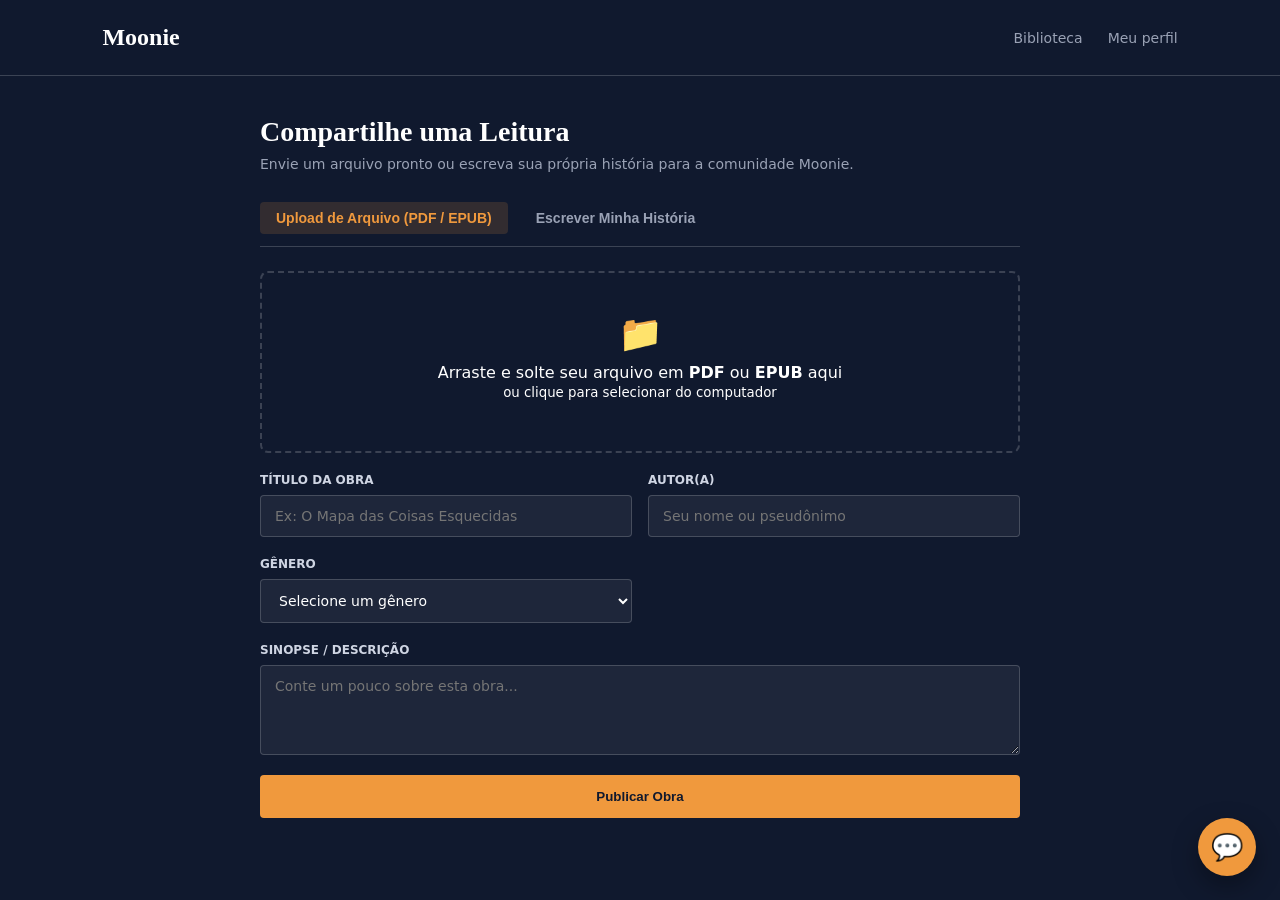
<file: pages/compartilhar.html>
<!DOCTYPE html>
<html lang="pt-BR">
<head>
  <meta charset="UTF-8">
  <meta name="viewport" content="width=device-width, initial-scale=1.0">
  <title>Compartilhe uma Leitura - Moonie</title>
  <link rel="stylesheet" href="../css/compartilhar.css">
</head>
<body>

  <!-- Header padrão -->
  <header class="main-header">
    <a href="../index.html" class="brand">Moonie</a>
    <nav class="nav-links">
      <a href="biblioteca.html">Biblioteca</a>
      <a href="perfil.html">Meu perfil</a>
    </nav>
  </header>

  <main class="share-container">
    <div class="share-header">
      <h1>Compartilhe uma Leitura</h1>
      <p>Envie um arquivo pronto ou escreva sua própria história para a comunidade Moonie.</p>
    </div>

    <!-- Navegação entre Abas -->
    <div class="tab-buttons">
      <button class="tab-btn active" data-tab="upload-tab">Upload de Arquivo (PDF / EPUB)</button>
      <button class="tab-btn" data-tab="write-tab">Escrever Minha História</button>
    </div>

    <!-- ABA 1: UPLOAD DE ARQUIVO -->
    <section id="upload-tab" class="tab-content active">
      <form id="upload-form" class="share-form">
        <div class="drop-zone" id="drop-zone">
          <span class="drop-icon">📁</span>
          <p>Arraste e solte seu arquivo em <strong>PDF</strong> ou <strong>EPUB</strong> aqui</p>
          <small>ou clique para selecionar do computador</small>
          <input type="file" id="file-input" accept=".pdf, .epub" hidden required>
          <div id="file-name" class="file-name-preview"></div>
        </div>

        <div class="field-group">
          <div class="field">
            <label for="upload-title">Título da Obra</label>
            <input type="text" id="upload-title" placeholder="Ex: O Mapa das Coisas Esquecidas" required>
          </div>
          <div class="field">
            <label for="upload-author">Autor(a)</label>
            <input type="text" id="upload-author" placeholder="Seu nome ou pseudônimo" required>
          </div>
        </div>

        <div class="field-group">
          <div class="field">
            <label for="upload-genre">Gênero</label>
            <select id="upload-genre" required>
              <option value="">Selecione um gênero</option>
              <option value="Romance">Romance</option>
              <option value="Fantasia">Fantasia</option>
              <option value="Poesia">Poesia</option>
              <option value="Ficção Científica">Ficção Científica</option>
              <option value="MISTÉRIO">Mistério</option>
            </select>
          </div>
        </div>

        <div class="field">
          <label for="upload-synopsis">Sinopse / Descrição</label>
          <textarea id="upload-synopsis" rows="4" placeholder="Conte um pouco sobre esta obra..." required></textarea>
        </div>

        <button type="submit" class="btn-submit">Publicar Obra</button>
      </form>
    </section>

    <!-- ABA 2: ESCREVER HISTÓRIA -->
    <section id="write-tab" class="tab-content">
      <form id="write-form" class="share-form">
        <div class="field-group">
          <div class="field">
            <label for="write-title">Título da Obra</label>
            <input type="text" id="write-title" placeholder="Ex: Crônicas do Luar" required>
          </div>
          <div class="field">
            <label for="write-genre">Gênero</label>
            <select id="write-genre" required>
              <option value="">Selecione um gênero</option>
              <option value="Romance">Romance</option>
              <option value="Fantasia">Fantasia</option>
              <option value="Poesia">Poesia</option>
              <option value="Outro">Outro</option>
            </select>
          </div>
        </div>

        <div class="field">
          <label for="write-content">Sua História / Capítulo</label>
          <textarea id="write-content" rows="12" placeholder="Era uma vez..." required></textarea>
        </div>

        <div class="form-actions">
          <button type="button" id="save-draft-btn" class="btn-secondary">Salvar Rascunho</button>
          <button type="submit" class="btn-submit">Publicar História</button>
        </div>
      </form>
    </section>
  </main>

  <!-- Script do Chatbot e Script da Página -->
  <script src="../js/chat-widget.js"></script>
  <script src="../js/compartilhar.js"></script>
  
</body>
</html>
</file>
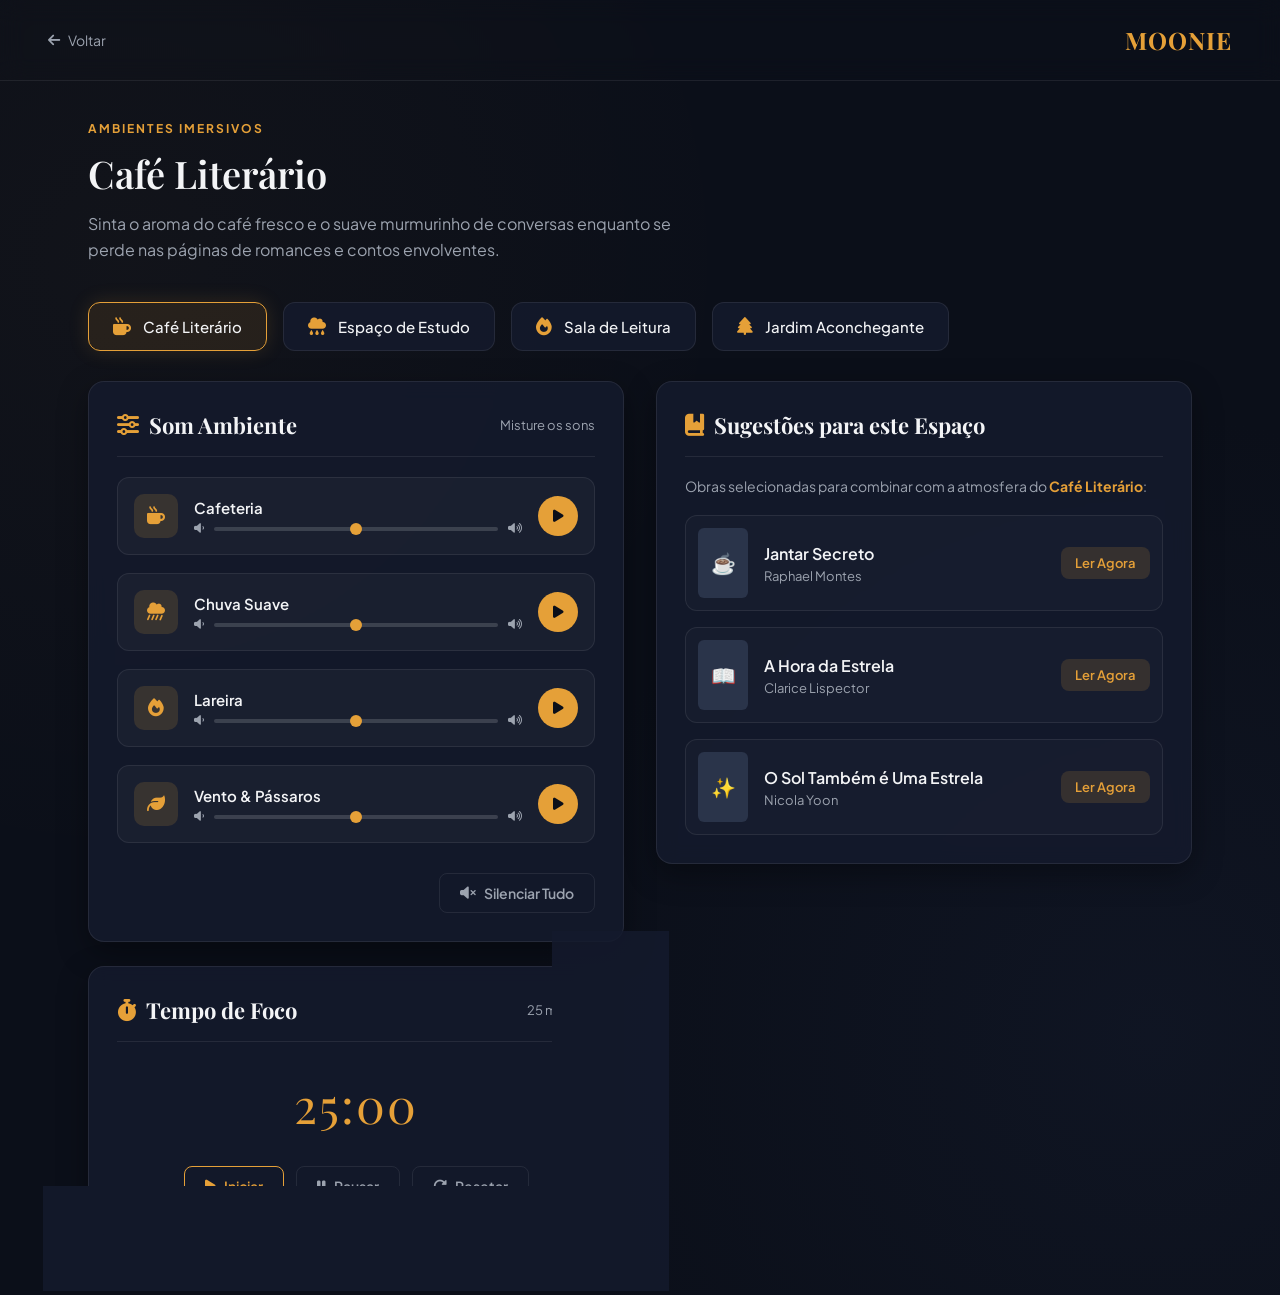
<file: pages/espacos.html>
<!DOCTYPE html>
<html lang="pt-BR">
<head>
    <meta charset="UTF-8">
    <meta name="viewport" content="width=device-width, initial-scale=1.0">
    <title>Moonie - Espaços de Leitura</title>
    
    <!-- Fontes do Google -->
    <link rel="preconnect" href="https://fonts.googleapis.com">
    <link rel="preconnect" href="https://fonts.gstatic.com" crossorigin>
    <link href="https://fonts.googleapis.com/css2?family=Playfair+Display:wght@600;700&family=Plus+Jakarta+Sans:wght@400;500;600;700&display=swap" rel="stylesheet">
    
    <!-- Font Awesome para Ícones -->
    <link rel="stylesheet" href="https://cdnjs.cloudflare.com/ajax/libs/font-awesome/6.4.0/css/all.min.css">
    
    <!-- Estilo CSS apontando para espaco.css -->
    <link rel="stylesheet" href="../css/espaco.css">
    
</head>
<body>

    <!-- ELEMENTOS DE ÁUDIO MP3 DA SUA PASTA AUDIO -->
    <audio id="audio-cafe" src="../audio/cafe.mp3" loop preload="auto"></audio>
    <audio id="audio-chuva" src="../audio/chuva.mp3" loop preload="auto"></audio>
    <audio id="audio-lareira" src="../audio/lareira.mp3" loop preload="auto"></audio>
    <audio id="audio-natureza" src="../audio/natureza.mp3" loop preload="auto"></audio>

    <!-- NAVBAR -->
    <nav class="navbar">
        <a href="../index.html" class="back-link">
            <i class="fa-solid fa-arrow-left"></i> Voltar
        </a>
        <div class="logo">MOONIE</div>
    </nav>

    <!-- HERO / CABEÇALHO DA PÁGINA -->
    <header class="space-hero">
        <span class="badge">Ambientes Imersivos</span>
        <h1 class="hero-title" id="active-space-title">Café Literário</h1>
        <p class="hero-desc" id="active-space-desc">
            Sinta o aroma do café fresco e o suave murmurinho de conversas enquanto se perde nas páginas de romances e contos envolventes.
        </p>
    </header>

    <!-- ABAS DE SELEÇÃO DE ESPAÇOS -->
    <div class="space-tabs">
        <button class="tab-btn active" data-espaco="cafe">
            <i class="fa-solid fa-mug-hot"></i> Café Literário
        </button>
        <button class="tab-btn" data-espaco="estudo">
            <i class="fa-solid fa-cloud-rain"></i> Espaço de Estudo
        </button>
        <button class="tab-btn" data-espaco="leitura">
            <i class="fa-solid fa-fire"></i> Sala de Leitura
        </button>
        <button class="tab-btn" data-espaco="jardim">
            <i class="fa-solid fa-tree"></i> Jardim Aconchegante
        </button>
    </div>

    <!-- CONTEÚDO PRINCIPAL (GRID) -->
    <main class="main-container">
        
        <!-- COLUNA DA ESQUERDA: MIXER DE SOM & TIMER -->
        <div class="left-column">
            
            <!-- GERENCIADOR DE ÁUDIO (MIXER) -->
            <section class="card">
                <div class="card-header">
                    <h2 class="card-title">
                        <i class="fa-solid fa-sliders"></i> Som Ambiente
                    </h2>
                    <span class="sub-header-tag">Misture os sons</span>
                </div>

                <div class="sound-list">
                    
                    <!-- Café -->
                    <div class="sound-item" id="item-cafe">
                        <div class="sound-icon">
                            <i class="fa-solid fa-mug-hot"></i>
                        </div>
                        <div class="sound-info">
                            <div class="sound-name">Cafeteria</div>
                            <div class="slider-container">
                                <i class="fa-solid fa-volume-low vol-icon"></i>
                                <input type="range" class="volume-slider" id="vol-cafe" min="0" max="1" step="0.01" value="0.5">
                                <i class="fa-solid fa-volume-high vol-icon"></i>
                            </div>
                        </div>
                        <button class="play-btn" data-som="cafe" aria-label="Tocar Som de Cafeteria">
                            <i class="fa-solid fa-play" id="icon-cafe"></i>
                        </button>
                    </div>

                    <!-- Chuva -->
                    <div class="sound-item" id="item-chuva">
                        <div class="sound-icon">
                            <i class="fa-solid fa-cloud-showers-heavy"></i>
                        </div>
                        <div class="sound-info">
                            <div class="sound-name">Chuva Suave</div>
                            <div class="slider-container">
                                <i class="fa-solid fa-volume-low vol-icon"></i>
                                <input type="range" class="volume-slider" id="vol-chuva" min="0" max="1" step="0.01" value="0.5">
                                <i class="fa-solid fa-volume-high vol-icon"></i>
                            </div>
                        </div>
                        <button class="play-btn" data-som="chuva" aria-label="Tocar Som de Chuva">
                            <i class="fa-solid fa-play" id="icon-chuva"></i>
                        </button>
                    </div>

                    <!-- Lareira -->
                    <div class="sound-item" id="item-lareira">
                        <div class="sound-icon">
                            <i class="fa-solid fa-fire"></i>
                        </div>
                        <div class="sound-info">
                            <div class="sound-name">Lareira</div>
                            <div class="slider-container">
                                <i class="fa-solid fa-volume-low vol-icon"></i>
                                <input type="range" class="volume-slider" id="vol-lareira" min="0" max="1" step="0.01" value="0.5">
                                <i class="fa-solid fa-volume-high vol-icon"></i>
                            </div>
                        </div>
                        <button class="play-btn" data-som="lareira" aria-label="Tocar Som de Lareira">
                            <i class="fa-solid fa-play" id="icon-lareira"></i>
                        </button>
                    </div>

                    <!-- Natureza -->
                    <div class="sound-item" id="item-natureza">
                        <div class="sound-icon">
                            <i class="fa-solid fa-leaf"></i>
                        </div>
                        <div class="sound-info">
                            <div class="sound-name">Vento & Pássaros</div>
                            <div class="slider-container">
                                <i class="fa-solid fa-volume-low vol-icon"></i>
                                <input type="range" class="volume-slider" id="vol-natureza" min="0" max="1" step="0.01" value="0.5">
                                <i class="fa-solid fa-volume-high vol-icon"></i>
                            </div>
                        </div>
                        <button class="play-btn" data-som="natureza" aria-label="Tocar Som da Natureza">
                            <i class="fa-solid fa-play" id="icon-natureza"></i>
                        </button>
                    </div>

                </div>

                <div class="master-controls">
                    <button class="btn-outline btn-muted" id="btn-silenciar">
                        <i class="fa-solid fa-volume-xmark"></i> Silenciar Tudo
                    </button>
                </div>
            </section>

            <!-- CRONÔMETRO DE FOCO (POMODORO) -->
            <section class="card">
                <div class="card-header">
                    <h2 class="card-title">
                        <i class="fa-solid fa-stopwatch"></i> Tempo de Foco
                    </h2>
                    <span class="sub-header-tag">25 minutos</span>
                </div>
                
                <div class="timer-display" id="timer-display">25:00</div>

                <div class="timer-controls">
                    <button class="btn-outline" id="btn-timer-start">
                        <i class="fa-solid fa-play"></i> Iniciar
                    </button>
                    <button class="btn-outline btn-muted" id="btn-timer-pause">
                        <i class="fa-solid fa-pause"></i> Pausar
                    </button>
                    <button class="btn-outline btn-muted" id="btn-timer-reset">
                        <i class="fa-solid fa-rotate-right"></i> Resetar
                    </button>
                </div>
            </section>

        </div>

        <!-- COLUNA DA DIREITA: RECOMENDAÇÕES DE LIVROS -->
        <div class="right-column">
            <section class="card">
                <div class="card-header">
                    <h2 class="card-title">
                        <i class="fa-solid fa-book-bookmark"></i> Sugestões para este Espaço
                    </h2>
                </div>

                <p class="rec-desc">Obras selecionadas para combinar com a atmosfera do <strong id="sub-space-title">Café Literário</strong>:</p>

                <!-- A lista de livros é injetada dinamicamente via JS -->
                <div class="book-list" id="book-recommendations"></div>
            </section>
        </div>

    </main>

    <!-- Script JS apontando para espaco.js -->
    <script src="../js/espaco.js"></script>
</body>
</html>
</file>
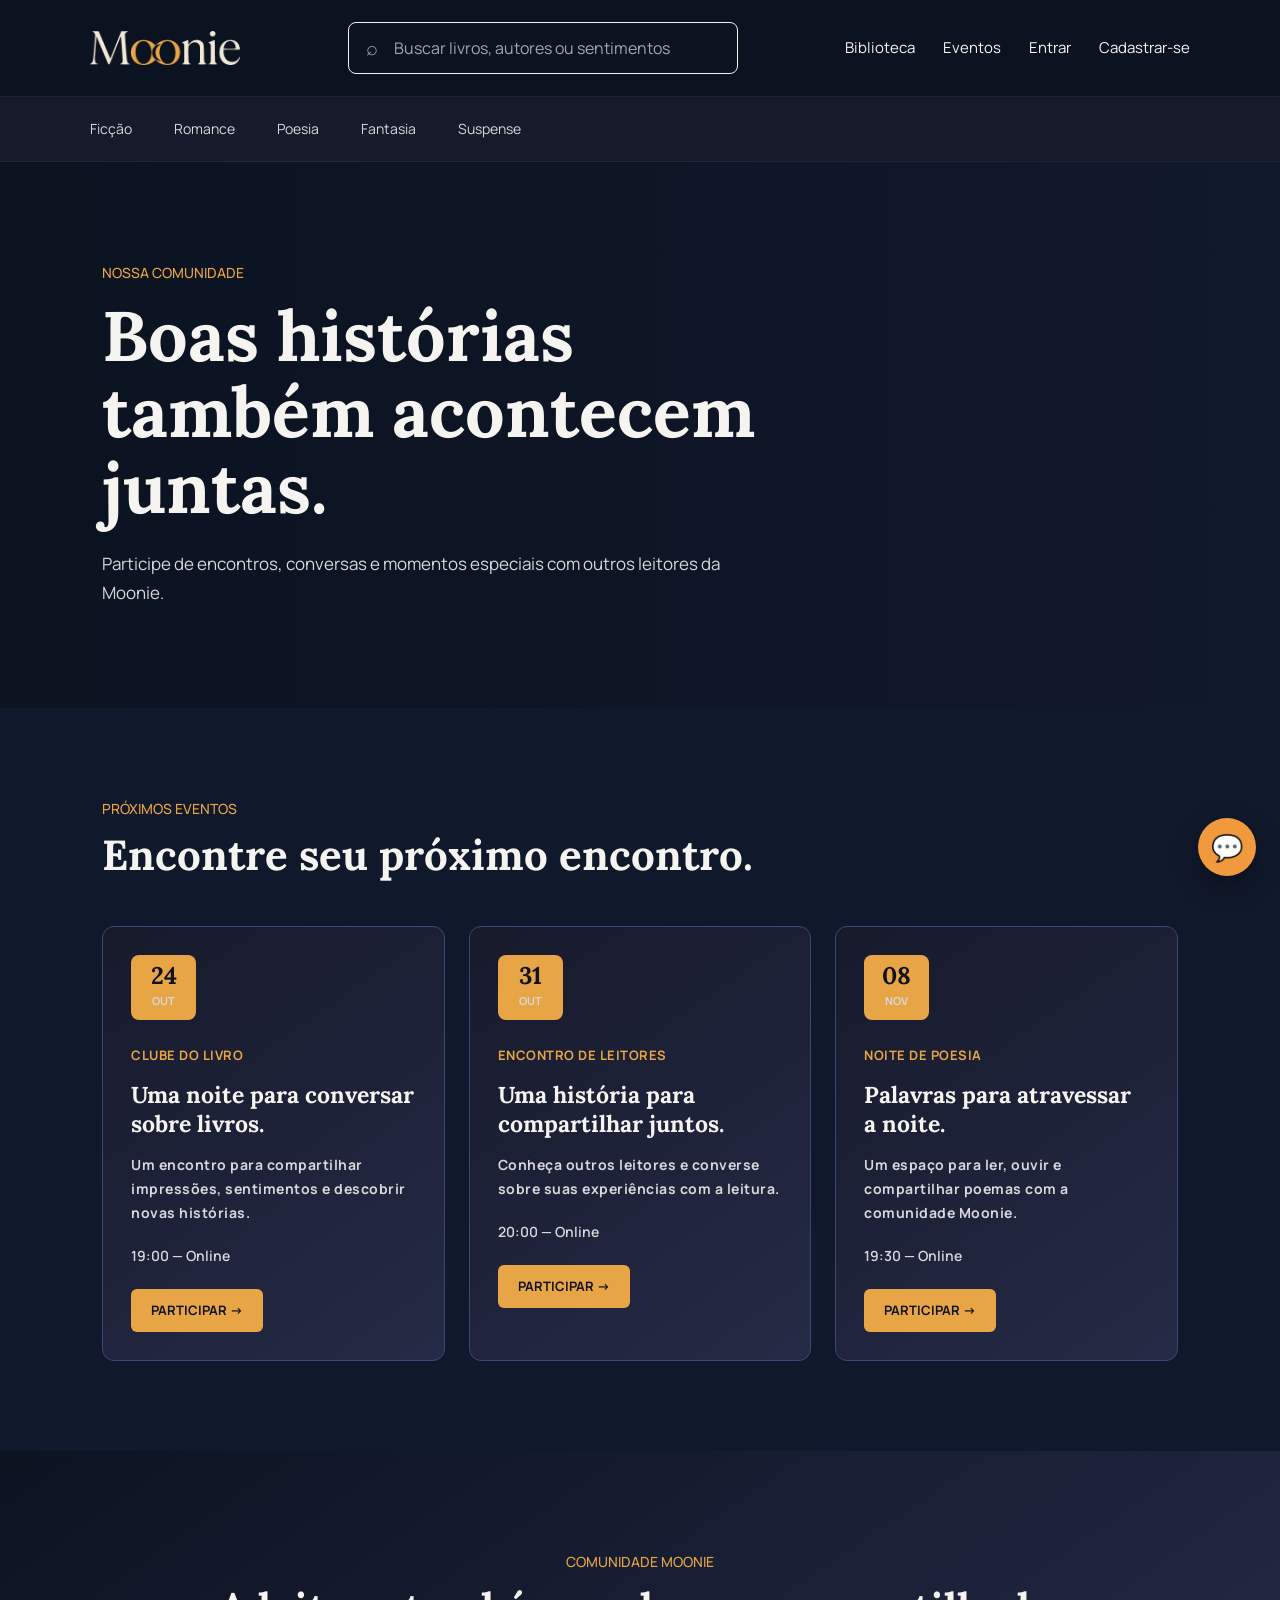
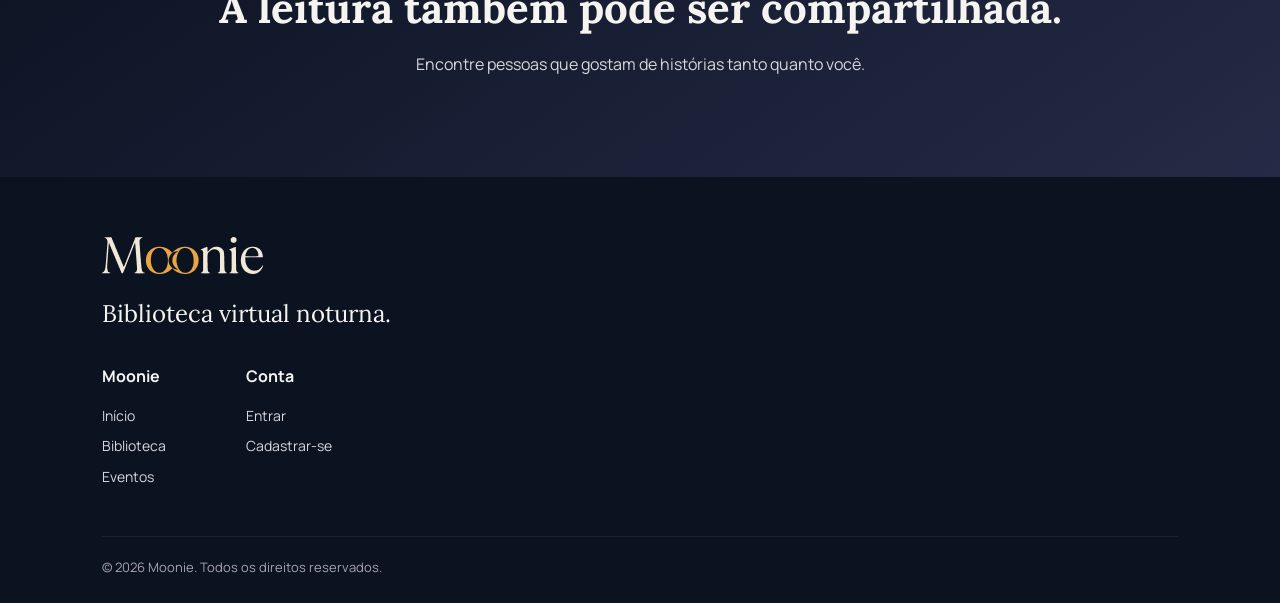
<file: pages/eventos.html>
<!DOCTYPE html>
<html lang="pt-BR">

<head>
    <meta charset="UTF-8">
    <meta name="viewport" content="width=device-width, initial-scale=1.0">

    <title>Eventos | Moonie</title>

    <link rel="preconnect" href="https://fonts.googleapis.com">
    <link rel="preconnect" href="https://fonts.gstatic.com" crossorigin>

    <link
        href="https://fonts.googleapis.com/css2?family=Lora:wght@400;500;600;700&family=Manrope:wght@400;500;600;700&display=swap"
        rel="stylesheet"
    >

    <link rel="stylesheet" href="../css/style.css">
    <link rel="stylesheet" href="../css/eventos.css">
</head>

<body>

    <!-- CABEÇALHO -->
    <header class="header">

        <a href="../index.html" class="logo">
            <img src="../img/Logo.png" alt="Moonie">
        </a>

        <div class="search">
            <span>⌕</span>

            <input
                type="text"
                placeholder="Buscar livros, autores ou sentimentos"
            >
        </div>

        <nav class="nav">
            <a href="biblioteca.html">Biblioteca</a>
            <a href="eventos.html">Eventos</a>
            <a href="login.html">Entrar</a>
            <a href="cadastro.html">Cadastrar-se</a>
        </nav>

    </header>


    <!-- CATEGORIAS -->
    <div class="categories">

        <a href="biblioteca.html#ficcao">Ficção</a>
        <a href="biblioteca.html#romance">Romance</a>
        <a href="biblioteca.html#poesia">Poesia</a>
        <a href="biblioteca.html#fantasia">Fantasia</a>
        <a href="biblioteca.html#suspense">Suspense</a>

    </div>


    <main>

        <!-- INTRODUÇÃO -->
        <section class="events-hero">

            <div class="events-hero-content">

                <p class="section-label">
                    NOSSA COMUNIDADE
                </p>

                <h1>
                    Boas histórias
                    <br>
                    também acontecem juntas.
                </h1>

                <p>
                    Participe de encontros, conversas e momentos
                    especiais com outros leitores da Moonie.
                </p>

            </div>

        </section>


        <!-- EVENTOS -->
        <section class="events-section">

            <div class="events-heading">

                <p class="section-label">
                    PRÓXIMOS EVENTOS
                </p>

                <h2>
                    Encontre seu próximo encontro.
                </h2>

            </div>


            <div class="event-cards">

                <!-- EVENTO 1 -->
                <article class="event-card">

                    <div class="event-date">
                        <strong>24</strong>
                        <span>OUT</span>
                    </div>

                    <div class="event-info">

                        <p class="event-type">
                            CLUBE DO LIVRO
                        </p>

                        <h3>
                            Uma noite para conversar sobre livros.
                        </h3>

                        <p>
                            Um encontro para compartilhar impressões,
                            sentimentos e descobrir novas histórias.
                        </p>

                        <span class="event-time">
                            19:00 — Online
                        </span>

                        <a href="#" class="event-button">
                            PARTICIPAR →
                        </a>

                    </div>

                </article>


                <!-- EVENTO 2 -->
                <article class="event-card">

                    <div class="event-date">
                        <strong>31</strong>
                        <span>OUT</span>
                    </div>

                    <div class="event-info">

                        <p class="event-type">
                            ENCONTRO DE LEITORES
                        </p>

                        <h3>
                            Uma história para compartilhar juntos.
                        </h3>

                        <p>
                            Conheça outros leitores e converse sobre
                            suas experiências com a leitura.
                        </p>

                        <span class="event-time">
                            20:00 — Online
                        </span>

                        <a href="#" class="event-button">
                            PARTICIPAR →
                        </a>

                    </div>

                </article>


                <!-- EVENTO 3 -->
                <article class="event-card">

                    <div class="event-date">
                        <strong>08</strong>
                        <span>NOV</span>
                    </div>

                    <div class="event-info">

                        <p class="event-type">
                            NOITE DE POESIA
                        </p>

                        <h3>
                            Palavras para atravessar a noite.
                        </h3>

                        <p>
                            Um espaço para ler, ouvir e compartilhar
                            poemas com a comunidade Moonie.
                        </p>

                        <span class="event-time">
                            19:30 — Online
                        </span>

                        <a href="#" class="event-button">
                            PARTICIPAR →
                        </a>

                    </div>

                </article>

            </div>

        </section>


        <!-- COMUNIDADE -->
        <section class="events-community">

            <div>

                <p class="section-label">
                    COMUNIDADE MOONIE
                </p>

                <h2>
                    A leitura também pode ser compartilhada.
                </h2>

                <p>
                    Encontre pessoas que gostam de histórias tanto
                    quanto você.
                </p>

            </div>

        </section>

    </main>


    <!-- RODAPÉ -->
    <footer class="footer">

        <div class="footer-logo">

            <img
                src="../img/Logo.png"
                alt="Moonie"
            >

            <p>
                Biblioteca virtual noturna.
            </p>

        </div>


        <div class="footer-links">

            <div>

                <h3>Moonie</h3>

                <a href="../index.html">Início</a>
                <a href="biblioteca.html">Biblioteca</a>
                <a href="eventos.html">Eventos</a>

            </div>


            <div>

                <h3>Conta</h3>

                <a href="login.html">Entrar</a>
                <a href="cadastro.html">Cadastrar-se</a>

            </div>

        </div>


        <div class="footer-bottom">

            <p>
                © 2026 Moonie. Todos os direitos reservados.
            </p>

        </div>

    </footer>


    <script src="../js/script.js"></script>
    <script src="../js/chat-widget.js"></script>
</body>

</html>
</file>
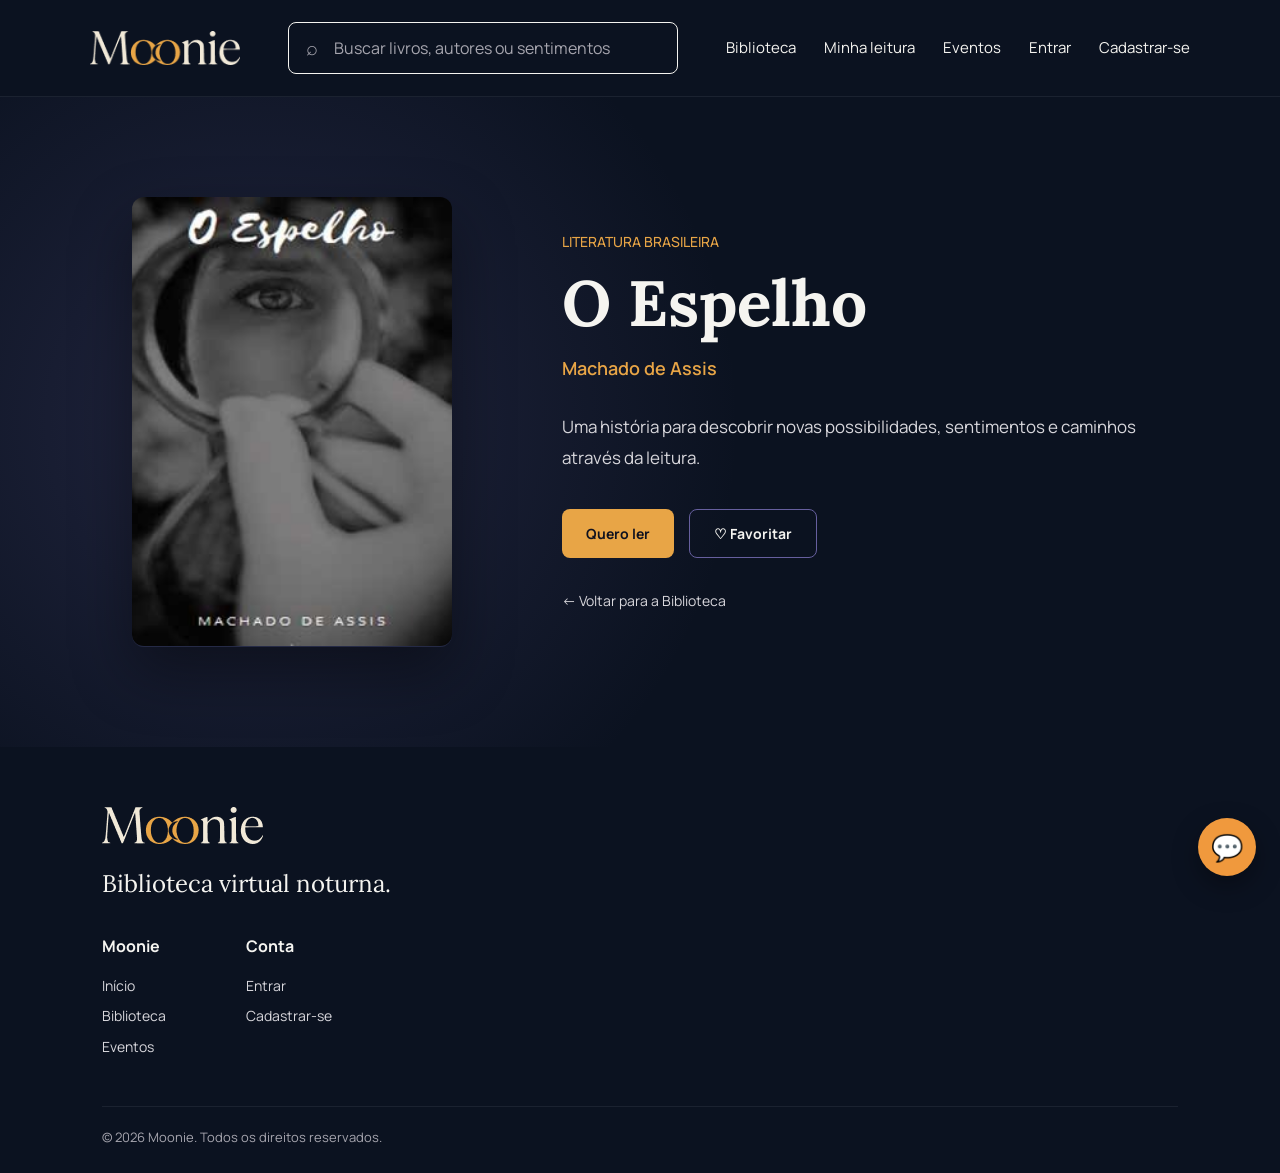
<file: pages/livro2.html>
<!DOCTYPE html>
<html lang="pt-BR">

<head>
    <meta charset="UTF-8">
    <meta name="viewport" content="width=device-width, initial-scale=1.0">

    <title>Livro | Moonie</title>

    <link rel="preconnect" href="https://fonts.googleapis.com">
    <link rel="preconnect" href="https://fonts.gstatic.com" crossorigin>

    <link
        href="https://fonts.googleapis.com/css2?family=Lora:wght@400;500;600;700&family=Manrope:wght@400;500;600;700&display=swap"
        rel="stylesheet"
    >

    <link rel="stylesheet" href="../css/style.css">
    <link rel="stylesheet" href="../css/livro.css">
</head>

<body>

    <header class="header">

        <a href="../index.html" class="logo"><img src="../img/Logo.png" alt="Moonie"></a>

        <div class="search">
            <span>⌕</span>

         <input type="text"id="search"placeholder="Buscar livros, autores ou sentimentos" >
        </div>

        <nav class="nav">

          <a href="biblioteca.html">Biblioteca</a>
          <a href="minha-leitura.html">Minha leitura</a>
          <a href="eventos.html">Eventos</a>
          <a href="login.html">Entrar</a>
          <a href="login.html">Cadastrar-se</a>

        </nav>

    </header>

    <main>

        <section class="book-detail">

          <div class="book-detail-cover">

         <div class="library-cover book-cover" style="background-image: url('../img/livroespelho.png');">
           
        </div>

        </div>

        <div class="book-detail-info">

          <p class="section-label">LITERATURA BRASILEIRA</p>

         <h1>O Espelho</h1>

         <p class="book-author">Machado de Assis</p>

         <p class="book-description">
                  Uma história para descobrir novas possibilidades,
                  sentimentos e caminhos através da leitura.</p>


                <div class="book-actions">

                <button class="btn-book"id="btn-reading-2"type="button">Quero ler</button>

                <button class="btn-favorite"id="btn-favorite-2"type="button">♡ Favoritar</button>

        </div>


             <a href="biblioteca.html"class="back-library">← Voltar para a Biblioteca</a>

        </div>

     </section>

    </main>


    <footer class="footer">

        <div class="footer-logo">

         <img src="../img/Logo.png" alt="Moonie">

         <p>Biblioteca virtual noturna.</p>

        </div>

        <div class="footer-links">

         <div>

            <h3>Moonie</h3>

            <a href="../index.html">Início</a>
            <a href="biblioteca.html">Biblioteca</a>
            <a href="eventos.html">Eventos</a>

        </div>

         <div>

            <h3>Conta</h3>

            <a href="login.html">Entrar</a>
            <a href="login.html">Cadastrar-se</a>

          </div>

    </div>


    <div class="footer-bottom">

        <p>© 2026 Moonie. Todos os direitos reservados.</p>

     </div>

  </footer>


  <script src="../js/livro2.js"></script>
  <script src="../js/chat-widget.js"></script>
</body>

</html>
</file>
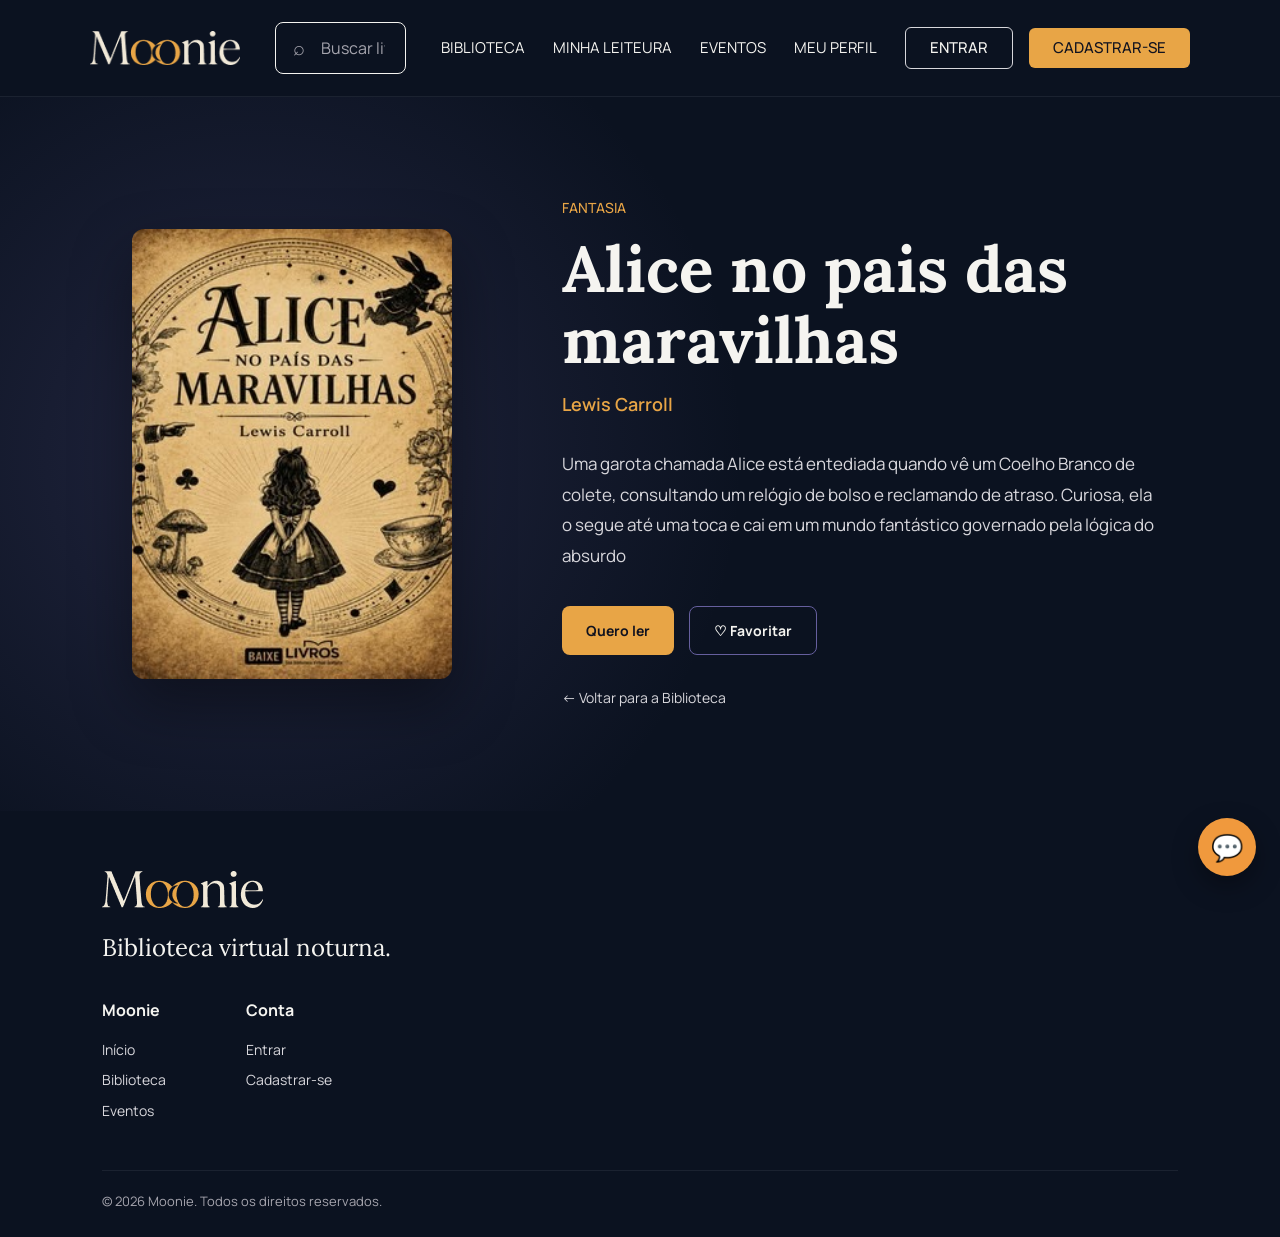
<file: pages/livros.html>
<!DOCTYPE html>
<html lang="pt-BR">

<head>
  <meta charset="UTF-8">
  <meta name="viewport" content="width=device-width, initial-scale=1.0">

 <title>Livro | Moonie</title>

    <!-- FONTES -->
    <link rel="preconnect" href="https://fonts.googleapis.com">
    <link rel="preconnect" href="https://fonts.gstatic.com" crossorigin>

    <link
        href="https://fonts.googleapis.com/css2?family=Lora:wght@400;500;600;700&family=Manrope:wght@400;500;600;700&display=swap"
        rel="stylesheet"
    >

    <!-- CSS PRINCIPAL -->
    <link rel="stylesheet" href="../css/style.css">

    <!-- CSS DO LIVRO -->
    <link rel="stylesheet" href="../css/livro.css">
</head>

<body>

    <!-- CABEÇALHO -->
 <header class="header">

   <a href="../index.html" class="logo"><img src="../img/Logo.png" alt="Moonie"></a>

 <div class="search">
        
  <span>⌕</span>

  <input type="text"id="search"placeholder="Buscar livros, autores ou sentimentos">

 </div>

    <nav class="nav">

      <a href="biblioteca.html">BIBLIOTECA</a>
      <a href="minha-leitura.html">MINHA LEITEURA</a>
      <a href="eventos.html">EVENTOS</a>
      <a href="perfil.html">MEU PERFIL</a>
            <div class="nav-buttom">
                <a class="login-buttom" href="./login.html">ENTRAR</a>
                <a href="./cadastro.html">CADASTRAR-SE</a>
            </div>

    </nav>

 </header>

    <!-- DETALHES DO LIVRO -->
 <main>

    <section class="book-detail">

  <div class="book-detail-cover">

  <div class="library-cover">
       
  </div>

 </div>

  <div class="book-detail-info">

     <p class="section-label">Fantasia</p>

     <h1>Alice no pais das maravilhas</h1>

     <p class="book-author">Lewis Carroll</p>

     <p class="book-description">
        Uma garota chamada Alice está entediada quando vê um Coelho Branco de colete, 
        consultando um relógio de bolso e reclamando de atraso. Curiosa, ela o 
        segue até uma toca e cai em um mundo fantástico governado pela lógica do absurdo</p>

 <div class="book-actions">

  
    <button class="btn-book" id="btn-reading" type="button">Quero ler</button>

    <button class="btn-favorite" id="btn-favorite" type="button">♡ Favoritar</button>

 </div>

    <a href="biblioteca.html"class="back-library">← Voltar para a Biblioteca</a>

 </div>

  </section>

</main>


    <!-- RODAPÉ -->
  <footer class="footer">

     <div class="footer-logo">

     <img src="../img/Logo.png" alt="Moonie">

     <p>Biblioteca virtual noturna.</p>

  </div>

  <div class="footer-links">

 <div>

     <h3>Moonie</h3>

     <a href="../index.html">Início</a>
     <a href="biblioteca.html">Biblioteca</a>
     <a href="eventos.html">Eventos</a>

  </div>

 <div>

     <h3>Conta</h3>

     <a href="login.html">Entrar</a>
     <a href="login.html">Cadastrar-se</a>

   </div>

 </div>

 <div class="footer-bottom">

    <p>© 2026 Moonie. Todos os direitos reservados.</p>

 </div>

</footer>

  <script src="../js/livro.js"></script>
  <script src="../js/chat-widget.js"></script>
</body>

</html>
</file>
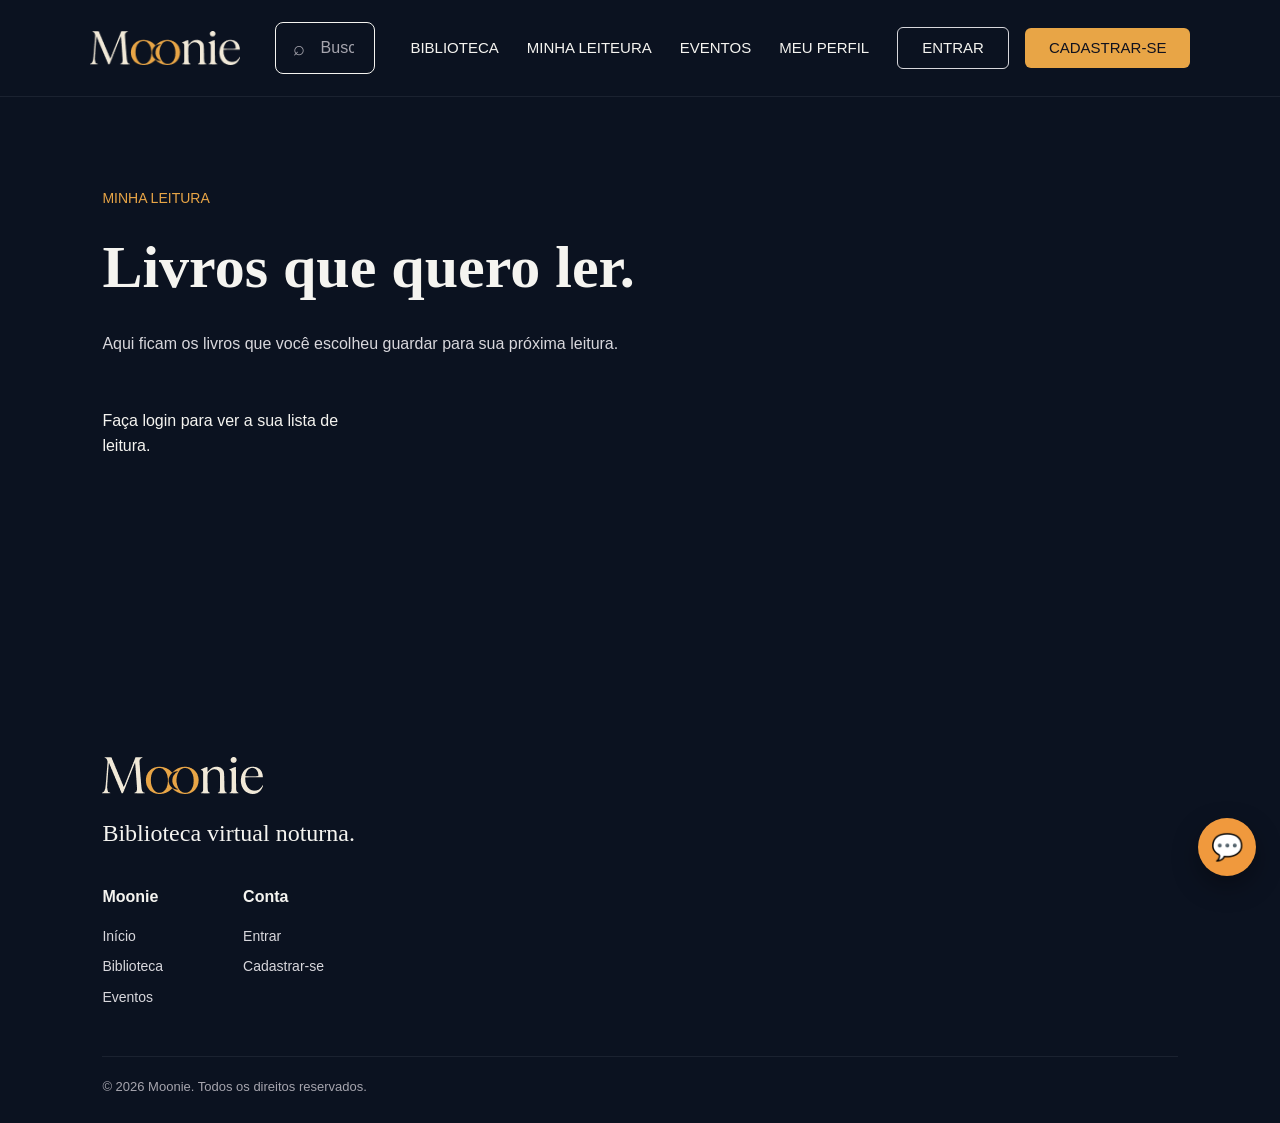
<file: pages/minha-leitura.html>
<!DOCTYPE html>
<html lang="pt-BR">

<head>
    <meta charset="UTF-8">
    <meta name="viewport" content="width=device-width, initial-scale=1.0">

    <title>Minha leitura | Moonie</title>

    <link rel="stylesheet" href="../css/style.css">
    <link rel="stylesheet" href="../css/minha-leitura.css">

</head>

<body>

<header class="header">

    <a href="../index.html" class="logo"><img src="../img/Logo.png" alt="Moonie"></a>

    <div class="search">
        <span>⌕</span>

        <input
            type="text"
            id="search"
            placeholder="Buscar livros, autores ou sentimentos"
        >
    </div>

    <nav class="nav">

      <a href="biblioteca.html">BIBLIOTECA</a>
      <a href="minha-leitura.html">MINHA LEITEURA</a>
      <a href="eventos.html">EVENTOS</a>
      <a href="perfil.html">MEU PERFIL</a>
            <div class="nav-buttom">
                <a class="login-buttom" href="./login.html">ENTRAR</a>
                <a href="./cadastro.html">CADASTRAR-SE</a>
            </div>

    </nav>

</header>


<main class="reading-page">

    <p class="section-label">MINHA LEITURA</p>

    <h1>Livros que quero ler.</h1>

    <p class="reading-intro">Aqui ficam os livros que você escolheu guardar para sua próxima leitura.</p>


    <section class="reading-books">

      

    </section>

</main>


<footer class="footer">

    <div class="footer-logo">

        <img src="../img/Logo.png" alt="Moonie">

        <p>Biblioteca virtual noturna.</p>

    </div>

    <div class="footer-links">

        <div>

            <h3>Moonie</h3>

            <a href="../index.html">Início</a>
            <a href="biblioteca.html">Biblioteca</a>
            <a href="eventos.html">Eventos</a>

        </div>

        <div>

            <h3>Conta</h3>

            <a href="login.html">Entrar</a>
            <a href="login.html">Cadastrar-se</a>

        </div>

    </div>

    <div class="footer-bottom">

        <p>© 2026 Moonie. Todos os direitos reservados.</p>

    </div>

</footer>

    <script src="../js/minha-leitura.js"></script>
    <script src="../js/chat-widget.js"></script>
</body>
</html>
</file>
<file: css/style.css>
/* =========================================================
   MOONIE — BIBLIOTECA NOTURNA
   ========================================================= */


/* =========================================================
   CORES
   ========================================================= */

:root {
    --azul-escuro: #0B1220;
    --azul-fundo: #10182B;
    --azul-card: #171A2B;
    --azul-card-2: #252A46;

    --roxo: #665F9E;

    --laranja: #E8A546;
    --amarelo: #FBBF24;

    --branco: #F5F4F0;
    --cinza-claro: #D8D7DC;
    --cinza: #A6A5AE;
    --preto: #10121F;
}


/* =========================================================
   RESET
   ========================================================= */

* {
    margin: 0;
    padding: 0;
    box-sizing: border-box;
}

html {
    scroll-behavior: smooth;
}

body {
    background-color: var(--azul-escuro);
    color: var(--branco);
    font-family: "Manrope", sans-serif;
    line-height: 1.6;
}

img {
    display: block;
    max-width: 100%;
}

a {
    color: inherit;
    text-decoration: none;
}

button,
input {
    font-family: inherit;
}


/* =========================================================
   CABEÇALHO
   ========================================================= */

.header {
    width: 100%;
    padding: 22px 7%;

    background-color: var(--azul-escuro);

    border-bottom: 1px solid rgba(216, 215, 220, 0.08);

    display: flex;
    align-items: center;
    justify-content: space-between;

    gap: 35px;

    position: relative;
    z-index: 10;
}


/* LOGO */

.logo {
    display: flex;
    align-items: center;
    flex-shrink: 0;
}

.logo img {
    width: 150px;
    height: auto;
}


/* BUSCA */

.search-block{
    display: flex;
    align-items: center;
    gap: 16px;

}

.search {
    width: 390px;
    max-width: 100%;
    position: relative;
}

.search span {
    position: absolute;

    left: 18px;
    top: 50%;

    transform: translateY(-50%);

    color: var(--cinza);

    font-size: 20px;

    z-index: 2;
}

.search input {
    width: 100%;
    height: 52px;

    padding: 0 20px 0 45px;

    background-color: var(--azul-escuro);
    color: var(--preto);

    border: var(--branco) 1px solid;
    border-radius: 8px;

    outline: none;

    font-size: 16px;
}

.search input::placeholder {
    color: var(--cinza);
}

.search input:focus {
    box-shadow: 0 0 0 2px rgba(232, 165, 70, 0.35);
}


/* MENU */

.nav {
    display: flex;
    align-items: center;
    gap: 28px;
}

.nav a {
    color: var(--branco);

    font-size: 15px;

    white-space: nowrap;

    transition: 0.3s ease;
}

.nav a:hover {
    color: var(--laranja);
}

.nav-buttom{
    display: flex;
    align-items: center;
    gap: 16px;
}

.nav-buttom a {
    padding: 8px 24px;
    background-color: var(--laranja);
    color: var(--preto);
    border-radius: 6px;
    font-weight: 500;
    font-size: 15px;
}

.nav-buttom .login-buttom {
    padding: 8px 24px;
    background-color: transparent;
    border: 1px solid var(--cinza-claro);
    color: var(--branco);
    border-radius: 6px;
    font-weight: 500;
    font-size: 15px;
}

.nav-buttom a:hover {
    background-color: var(--amarelo);
    color: var(--preto);
    transform: translateY(-1px);
}

.nav-buttom .login-buttom:hover {
    background-color: var(--cinza-claro);
    color: var(--preto);
    transform: translateY(-1px);
}


/* =========================================================
   CATEGORIAS
   ========================================================= */

.categories {
    min-height: 65px;

    padding: 15px 7%;

    display: flex;
    align-items: center;
    justify-content: start;

    gap: 42px;

    background-color: var(--azul-card);

    border-bottom: 1px solid rgba(216, 215, 220, 0.05);
}

.categories a {
    color: var(--cinza-claro);

    font-size: 14px;

    transition: 0.3s ease;
}

.categories a:hover {
    color: var(--laranja);
}


/* =========================================================
   HERO
   ========================================================= */

.hero {
    min-height: 90vh;

    padding: 105px 8%;

    display: flex;
    align-items: center;

    position: relative;
    overflow: hidden;

    

    background-image: url("../img/fundo.png");

    background-size: cover;
    background-position: center;
}


/* CONTEÚDO */

.hero-content {
    width: 800px;
    max-width: 100%;

    position: relative;
    z-index: 2;
}


/* SUBTÍTULO */

.hero-subtitle {
    margin-bottom: 14px;

    color: var(--laranja);

    font-size: 16px;
    font-weight: 500;

    text-transform: uppercase;
}


/* TÍTULO */

.hero h1 {
    margin-bottom: 25px;

    color: var(--branco);

    font-family: "Lora", serif;

    font-size: clamp(48px, 6vw, 64px);

    font-weight: 400;

    line-height: 1.05;
}

.hero h1 span{
    color: var(--laranja);
}

/* DESCRIÇÃO */

.hero-description {
    max-width: 680px;

    margin-bottom: 30px;

    color: var(--cinza-claro);

    font-size: 17px;

    line-height: 1.7;
}


/* BOTÃO */

.hero-button {
    display: inline-block;

    padding: 14px 24px;

    background-color: var(--laranja);
    color: var(--preto);

    border-radius: 6px;

    font-weight: 700;

    transition: 0.3s ease;
}

.hero-button:hover {
    background-color: var(--amarelo);

    transform: translateY(-2px);
}


/* =========================================================
   SOBRE A MOONIE
   ========================================================= */

.about {
    padding: 90px 8%;
    
    align-items: center;
    display: flex;
    gap: 60px;

    background-color: var(--azul-card);

    border-top: 1px solid rgba(216, 215, 220, 0.04);
    border-bottom: 1px solid rgba(216, 215, 220, 0.04);
}

.about-image {
    max-width: 500px;
    width: 50%;
    height: 50%;
    border-radius: 16px;
    overflow: hidden; 
}

.about-image img {
    width: 100%;
    height: 100%;
    object-fit: cover;
}

.about-content {
    max-width: 1200px;
    margin: 0 auto;
}

.about .section-label {
    margin-bottom: 12px;

    color: var(--laranja);

    font-size: 14px;
    font-weight: 500;

    text-transform: uppercase;
}

.about h2 {
    margin-bottom: 22px;

    color: var(--branco);

    font-family: "Lora", serif;

    font-size: 42px;
    font-weight: 400;

    line-height: 1.2;
}

.about p {
    max-width: 1000px;

    margin-bottom: 12px;

    color: var(--cinza-claro);

    font-size: 16px;

    line-height: 1.8;
}


/* =========================================================
   TÍTULOS DAS SEÇÕES
   ========================================================= */

.section-heading {
    max-width: 1200px;

    margin: 0 auto 45px;
}

.section-label {
    margin-bottom: 10px;

    color: var(--laranja);

    font-size: 14px;
    font-weight: 500;

    text-transform: uppercase;
}

.section-heading h2 {
    color: var(--branco);

    font-family: "Lora", serif;

    font-weight: 400;
    font-size: 42px;

    line-height: 1.2;
}


/* =========================================================
   MOMENTOS
   ========================================================= */

.moments {
    padding: 90px 8%;

    background-color: var(--azul-escuro);
}


/* CARDS */

.moment-cards {
    max-width: 1200px;

    margin: 0 auto;

    display: grid;

    grid-template-columns: repeat(3, 1fr);

    gap: 24px;
}

.moment-card {
    min-height: 270px;

    padding: 30px;

    background: linear-gradient(
        145deg,
        var(--azul-card),
        var(--azul-card-2)
    );

    border: 1px solid #3d4775;

    border-radius: 12px;

    transition: 0.3s ease;
}

.moment-card:hover {
    transform: translateY(-6px);

    border-color: var(--laranja);

    box-shadow: 0 12px 30px rgba(0, 0, 0, 0.30);
}


/* ÍCONES */

.moment-icon {
    margin-bottom: 20px;
}

.moment-icon img {
    width: 55px;
    height: 55px;

    object-fit: contain;
}


/* TEXTOS */

.moment-card h3 {
    margin-bottom: 10px;

    color: var(--branco);

    font-family: "Lora", serif;
    font-weight: 500;
    font-size: 23px;

    line-height: 1.3;
}

.moment-card p {
    margin-bottom: 18px;

    color: var(--cinza-claro);

    font-size: 15px;

    line-height: 1.6;
}

.moment-card a {
    color: var(--laranja);

    font-size: 14px;
    font-weight: 500;

    transition: 0.3s ease;
}

.moment-card a:hover {
    color: var(--amarelo);
}


/* =========================================================
   LIVROS EM DESTAQUE
   ========================================================= */

.featured {
    padding: 90px 8%;

    background-color: var(--azul-card);
}

.featured .section-heading {
    margin: 0 auto 45px;
}

.featured .section-heading h2 {
    margin-bottom: 10px;

    color: var(--branco);

    font-family: "Lora", serif;

    font-size: 42px;

    line-height: 1.2;
}

.featured .section-heading > p:last-child {
    color: var(--cinza-claro);

    font-size: 16px;
}


/* CARDS */

.book-cards {
    max-width: 1200px;

    margin: 0 auto;

    display: grid;

    grid-template-columns: repeat(3, 1fr);

    gap: 24px;
}

.book-card {
    overflow: hidden;

    background-color: var(--azul-escuro);

    border: 1px solid var(--azul-card-2);

    border-radius: 12px;

    transition: 0.3s ease;
}

.book-card:hover {
    transform: translateY(-6px);

    border-color: var(--laranja);

    box-shadow: 0 12px 30px rgba(0, 0, 0, 0.30);
}


/* CAPA */

.book-cover {
    height: 300px;

    display: flex;
    align-items: center;
    justify-content: center;

    background-image: url(../img/umanovahistoria.jpg);
    background-size: cover;
    background-position: start center;

    border-bottom: 1px solid var(--azul-card-2);
}

.book-cover2 {
    height: 300px;

    display: flex;
    align-items: center;
    justify-content: center;

    background-image: url(../img/entrepagina.jpg);
    background-size: cover;
    background-position: center;

    border-bottom: 1px solid var(--azul-card-2);
}

.book-cover3 {
    height: 300px;

    display: flex;
    align-items: center;
    justify-content: center;

    background-image: url(../img/depoisdameianoite.jpg);
    background-size: cover;
    background-position: start center;

    border-bottom: 1px solid var(--azul-card-2);
}

.book-cover span {
    color: var(--laranja);

    font-family: "Lora", serif;

    font-size: 22px;

    font-weight: 600;
}


/* INFORMAÇÕES */

.book-info {
    padding: 24px;
}

.book-info h3 {
    margin-bottom: 8px;

    color: var(--branco);

    font-family: "Lora", serif;
    font-weight: 500;
    font-size: 23px;
}

.book-info p {
    margin-bottom: 18px;

    color: var(--cinza-claro);

    font-size: 14px;
}

.book-info a {
    color: var(--laranja);

    font-size: 14px;
    font-weight: 700;

    transition: 0.3s ease;
}

.book-info a:hover {
    color: var(--amarelo);
}


/* =========================================================
   ESPAÇOS
   ========================================================= */

.spaces {
    padding: 90px 8%;

    background-color: var(--azul-escuro);
}

.spaces-content {
    max-width: 1200px;

    margin: 0 auto 45px;

    display: flex;
    align-items: flex-end;
    justify-content: space-between;

    gap: 30px;
}

.spaces-content .section-heading {
    margin: 0;
}


/* CARDS DOS ESPAÇOS */

.space-cards {
    max-width: 1200px;

    margin: 0 auto;

    display: grid;

    grid-template-columns: repeat(4, 1fr);

    gap: 20px;
}


.space-card:hover {
    transform: translateY(-6px);

    border-color: var(--laranja);

    box-shadow: 0 12px 30px rgba(0, 0, 0, 0.30);
}

.space-image1 {
    width: 100%;
    height: 100%;

    min-height: 330px;

    display: flex;
    align-items: flex-end;

    padding: 24px;

    background-image: url(../img/cafe.png);
}

.space-image2 {
    width: 100%;
    height: 100%;

    min-height: 330px;

    display: flex;
    align-items: flex-end;

    padding: 24px;

    background-image: url(../img/Estudo.png);
}

.space-image3 {
    width: 100%;
    height: 100%;

    min-height: 330px;

    display: flex;
    align-items: flex-end;

    padding: 24px;

    background-image: url(../img/salaleitura.png);
}

.space-image4 {
    width: 100%;
    height: 100%;

    min-height: 330px;

    display: flex;
    align-items: flex-end;

    padding: 24px;

    background-image: url(../img/jardim.png);
}

.space-image1, .space-image2, .space-image3, .space-image4 span {
    color: var(--branco);

    font-family: "Lora", serif;

    font-size: 21px;

    font-weight: 500;
}


/* =========================================================
   COMPARTILHAR HISTÓRIA
   ========================================================= */

.share-story {
    padding: 90px 8%;

    background:
        linear-gradient(
            90deg,
            rgba(11, 18, 32, 0.96),
            rgba(23, 26, 43, 0.88)
        );

    
}

.share-story-content {
    

    margin: 0 auto;
}

.share-story h2 {
    margin-bottom: 18px;

    color: var(--branco);

    font-family: "Lora", serif;

    font-size: 42px;

    font-weight: 400;

    line-height: 1.2;
}

.share-story p:not(.section-label) {
    margin-bottom: 28px;

    color: var(--cinza-claro);

    font-size: 16px;

    line-height: 1.7;
}


/* =========================================================
   BOTÃO DAS SEÇÕES
   ========================================================= */

.section-button {
    display: inline-block;

    padding: 13px 24px;

    background-color: var(--laranja);

    color: var(--preto);

    border-radius: 6px;

    font-size: 14px;

    font-weight: 700;

    transition: 0.3s ease;
}

.section-button:hover {
    background-color: var(--amarelo);

    transform: translateY(-2px);
}


/* =========================================================
   COMUNIDADE
   ========================================================= */

.community {
    padding: 90px 8%;

    background-color: var(--azul-card);

    text-align: center;
}

.community-content {
    max-width: 850px;

    margin: 0 auto;
}

.community h2 {
    margin-bottom: 18px;

    color: var(--branco);

    font-family: "Lora", serif;

    font-size: 42px;

    line-height: 1.2;
}

.community p:not(.section-label) {
    margin-bottom: 28px;

    color: var(--cinza-claro);

    font-size: 16px;

    line-height: 1.7;
}


/* =========================================================
   EVENTOS
   ========================================================= */

.events {
    padding: 90px 8%;

    background-color: var(--azul-card);
}

.event-cards {
    max-width: 1200px;

    margin: 0 auto;

    display: grid;

    grid-template-columns: repeat(2, 1fr);

    gap: 24px;
}

.event-card {
    padding: 35px;

    background: linear-gradient(
        145deg,
        var(--azul-card),
        var(--azul-card-2)
    );

    border: 1px solid #3d4775;

    border-radius: 12px;

    transition: 0.3s ease;
}

.event-card:hover {
    transform: translateY(-5px);

    border-color: var(--laranja);

    box-shadow: 0 12px 30px rgba(0, 0, 0, 0.30);
}

.event-card p {
    margin-bottom: 14px;

    color: var(--laranja);

    font-size: 13px;

    font-weight: 700;

    letter-spacing: 0.5px;
}

.event-card h3 {
    margin-bottom: 25px;

    color: var(--branco);

    font-family: "Lora", serif;

    font-size: 25px;

    line-height: 1.3;
}

.event-card span {
    color: var(--cinza-claro);

    font-size: 14px;

    font-weight: 600;
}


/* =========================================================
   FRASE FINAL
   ========================================================= */

.quote {
    padding: 160px 8%;

    background-image: url("../img/bg.png");
}

.quote p {
    max-width: 900px;

    margin: 0 auto;

    color: var(--branco);

    font-family: "Lora", serif;

    font-size: 32px;

    font-style: italic;

    line-height: 1.6;

    text-align: center;
}


/* =========================================================
   RODAPÉ
   ========================================================= */

.footer {
    padding: 60px 8% 25px;
    
    background-color: var(--azul-escuro);
}

.footer-logoA {
    display: flex;
    
    flex-direction: column;

    width: 100%;
}



.footer-logo p {
    margin-top: 24px;

    color: var(--branco);

    font-family: "Lora", serif;

    line-height: 1.3;

    font-size: 24px;
}

.footer-links {
    margin-top: 35px;

    display: flex;

    width: 100%;

    flex-direction: row;

    gap: 80px;
}

.footer-links h3 {
    margin-bottom: 15px;

    color: var(--branco);

    font-size: 16px;
}

.footer-links a {
    display: block;

    margin-bottom: 8px;

    color: var(--cinza-claro);

    font-size: 14px;

    transition: 0.3s ease;
}

.footer-links a:hover {
    color: var(--laranja);
}


/* =========================================================
   PARTE FINAL DO RODAPÉ
   ========================================================= */

.footer-bottom {
    margin-top: 40px;

    padding-top: 20px;

    border-top: 1px solid rgba(216, 215, 220, 0.08);

}

.footer-bottom p {
    color: var(--cinza);

    font-size: 13px;
}


/* =========================================================
   RESPONSIVIDADE — TABLET
   ========================================================= */

@media (max-width: 1000px) {

    .header {
        flex-wrap: wrap;
    }

    .search {
        order: 3;
        width: 100%;
    }

    .moment-cards,
    .book-cards {
        grid-template-columns: repeat(2, 1fr);
    }

    .space-cards {
        grid-template-columns: repeat(2, 1fr);
    }

}


/* =========================================================
   RESPONSIVIDADE — CELULAR
   ========================================================= */

@media (max-width: 700px) {

    .header {
        padding: 20px 5%;

        flex-direction: column;
    }

    .nav {
        flex-wrap: wrap;

        justify-content: center;

        gap: 18px;
    }

    .categories {
        flex-wrap: wrap;

        gap: 18px;
    }

    .hero {
        min-height: 600px;

        padding: 80px 6%;
    }

    .hero h1 {
        font-size: 46px;
    }

    .hero-description {
        font-size: 15px;
    }

    .about,
    .moments,
    .featured,
    .spaces,
    .share-story,
    .community,
    .events {
        padding: 65px 6%;
    }

    .about {
    display: block;
    }

    .about h2,
    .section-heading h2,
    .community h2,
    .share-story h2 {
        font-size: 34px;
    }

    .moment-cards,
    .book-cards,
    .space-cards,
    .event-cards {
        grid-template-columns: 1fr;
    }

    .spaces-content {
        align-items: flex-start;

        flex-direction: column;
    }

    .footer-links {
        flex-direction: column;

        gap: 25px;
    }

}


/* =========================================================
   CELULAR PEQUENO
   ========================================================= */

@media (max-width: 450px) {

    .logo img {
        width: 125px;
    }

    .hero h1 {
        font-size: 38px;
    }

    .moment-card {
        padding: 24px;
    }

        .about {
    display: block;
    }

    .event-card {
        padding: 25px;
    }

}
</file>
<file: css/chat-widget.css>
/* ==========================================================================
   chat-widget.css — botão flutuante que abre o chatbot.html num painel,
   sem sair da página atual. Use em qualquer página (index.html, biblioteca.html...).
   ========================================================================== */

.chat-widget-btn {
  position: fixed;
  right: 24px;
  bottom: 24px;
  width: 58px;
  height: 58px;
  border-radius: 50%;
  background: #f0993d;
  color: #1a1204;
  border: none;
  cursor: pointer;
  display: flex;
  align-items: center;
  justify-content: center;
  font-size: 26px;
  box-shadow: 0 10px 26px rgba(0,0,0,.35);
  z-index: 999;
  transition: transform .15s ease;
}
.chat-widget-btn:hover { transform: scale(1.06); }

.chat-widget-panel {
  position: fixed;
  right: 24px;
  bottom: 96px;
  width: 380px;
  height: 600px;
  max-height: 75vh;
  background: #0c1424;
  border-radius: 16px;
  overflow: hidden;
  box-shadow: 0 30px 70px rgba(0,0,0,.45);
  z-index: 999;

  /* Começa escondido/encolhido; a classe .open (via JS) revela com uma
     transição suave, em vez de simplesmente sumir/aparecer sem animação */
  opacity: 0;
  transform: translateY(16px) scale(.98);
  pointer-events: none;
  transition: opacity .18s ease, transform .18s ease;
}
.chat-widget-panel.open {
  opacity: 1;
  transform: translateY(0) scale(1);
  pointer-events: auto;
}

.chat-widget-panel iframe {
  width: 100%;
  height: 100%;
  border: none;
  display: block;
}

.chat-widget-close {
  position: absolute;
  top: 10px;
  right: 10px;
  width: 28px;
  height: 28px;
  border-radius: 50%;
  background: rgba(0,0,0,.4);
  color: #fff;
  border: none;
  cursor: pointer;
  font-size: 15px;
  line-height: 1;
  z-index: 1000;
}

@media (max-width: 480px) {
  .chat-widget-panel {
    right: 12px;
    left: 12px;
    bottom: 88px;
    width: auto;
    height: 70vh;
  }
  .chat-widget-btn { right: 16px; bottom: 16px; }
}
</file>
<file: css/biblioteca.css>
/* =====================================================
   MOONIE — BIBLIOTECA
   ===================================================== */

.library-hero {
    min-height: 420px;
    display: flex;
    align-items: center;
    padding: 80px 8%;
    background:
        linear-gradient(
            90deg,
            rgba(11, 18, 32, 0.96),
            rgba(11, 18, 32, 0.65)
        ),
        url("../img/fundo.png") center/cover no-repeat;
}

.library-hero h1 {
    max-width: 650px;
    margin: 12px 0 20px;
    font-family: "Lora", serif;
    font-size: clamp(42px, 5vw, 68px);
    line-height: 1.05;
    font-weight: 500;
    color: var(--branco);
}

.library-hero > div > p:last-child {
    max-width: 520px;
    color: var(--cinza-claro);
    font-size: 18px;
    line-height: 1.7;
}


/* =====================================================
   DESTAQUES
   ===================================================== */

.library-section {
    padding: 90px 8%;
}

.library-heading {
    margin-bottom: 45px;
}

.library-heading h2,
.library-category h2 {
    margin-top: 10px;
    font-family: "Lora", serif;
    color: var(--branco);
    font-size: 32px;
    font-weight: 500;
}


/* =====================================================
   LIVROS
   ===================================================== */

.library-books {
    display: grid;
    grid-template-columns: repeat(4, 1fr);
    gap: 28px;
}

.library-book {
    min-width: 0;
    overflow: hidden;
    border-radius: 14px;
    background: var(--azul-card);
    border: 1px solid rgba(216, 215, 220, 0.08);
    transition: transform 0.3s ease, border-color 0.3s ease;
}

.library-book:hover {
    transform: translateY(-6px);
    border-color: var(--roxo);
}


/* =====================================================
   CAPA
   ===================================================== */

.library-cover {
    min-height: 300px;
    display: flex;
    align-items: center;
    justify-content: center;
    padding: 30px;
    text-align: center;

    background:
        linear-gradient(
            145deg,
            var(--roxo),
            var(--azul-card-2)
        );
}

.library-cover span {
    max-width: 180px;
    font-family: "Lora", serif;
    font-size: 24px;
    line-height: 1.3;
    color: var(--branco);
}


/* =====================================================
   INFORMAÇÕES DO LIVRO
   ===================================================== */

.library-info {
    padding: 22px;
}

.library-info h3 {
    margin: 0 0 8px;

    font-family: "Lora", serif;
    font-size: 20px;
    line-height: 1.3;
    color: var(--branco);
}

.library-info p {
    margin: 0 0 18px;

    font-size: 14px;
    color: var(--cinza);
}

.library-info a {
    color: var(--laranja);
    font-size: 14px;
    font-weight: 700;
    text-decoration: none;
}

.library-info a:hover {
    text-decoration: underline;
}


/* =====================================================
   CATEGORIAS
   ===================================================== */

.library-category {
    padding: 80px 8%;
    border-top: 1px solid rgba(216, 215, 220, 0.08);
}

.library-category .library-books {
    margin-top: 35px;
}


/* =====================================================
   LABEL
   ===================================================== */

.section-label {
    color: var(--laranja);
    font-size: 13px;
    font-weight: 500;
    letter-spacing: 2px;
}


/* =====================================================
   RESPONSIVIDADE
   ===================================================== */

@media (max-width: 1100px) {

    .library-books {
        grid-template-columns: repeat(2, 1fr);
    }

}


@media (max-width: 700px) {

    .library-hero {
        min-height: 360px;
        padding: 60px 6%;
    }

    .library-section,
    .library-category {
        padding: 65px 6%;
    }

    .library-books {
        grid-template-columns: 1fr;
    }

    .library-cover {
        min-height: 260px;
    }

}


@media (max-width: 450px) {

    .library-hero h1 {
        font-size: 40px;
    }

    .library-heading h2,
    .library-category h2 {
        font-size: 27px;
    }

}


/* =====================================================
   CAPAS COM IMAGEM DE FUNDO
   (vale só para capas que têm background-image no HTML)
   ===================================================== */

.library-cover[style*="background-image"] {
    background-size: cover;
    background-position: center;
    background-repeat: no-repeat;
    background-color: rgba(10, 15, 25, 0.45); /* escurece a imagem; diminua o 0.45 para clarear */
    background-blend-mode: multiply;
}
</file>
<file: css/chatbot.css>
/* ==========================================================================
   chatbot.css — visual do Assistente Moonie
   ========================================================================== */

* { margin: 0; padding: 0; box-sizing: border-box; }
button { font: inherit; cursor: pointer; border: none; background: none; }
a { text-decoration: none; color: inherit; }

:root {
  --navy: #0c1424;
  --navy-soft: #16213a;
  --orange: #f0993d;
  --cream: #f7f4ee;
  --muted: #aeb6c7;
  --font-display: 'Fraunces', serif;
  --font-body: 'Inter', system-ui, sans-serif;
}

body {
  font-family: var(--font-body);
  background: var(--navy);
  min-height: 100vh;
}

.chat-page {
  min-height: 100vh;
  display: flex;
  align-items: center;
  justify-content: center;
  padding: 24px;
}

.chat-window {
  width: 100%;
  max-width: 480px;
  height: min(720px, 90vh);
  background: var(--navy-soft);
  border: 1px solid rgba(217,160,91,.25);
  border-radius: 16px;
  display: flex;
  flex-direction: column;
  overflow: hidden;
  box-shadow: 0 30px 70px rgba(0,0,0,.4);
}

/* ---------- Cabeçalho ---------- */
.chat-header {
  display: flex;
  align-items: center;
  gap: 12px;
  padding: 16px 18px;
  border-bottom: 1px solid rgba(255,255,255,.08);
  background: var(--navy);
}
.chat-back {
  font-size: 20px;
  color: #cfd5e3;
  padding: 4px;
}
.chat-header-avatar {
  width: 40px; height: 40px;
  border-radius: 50%;
  background: rgba(240,153,61,.15);
  display: flex; align-items: center; justify-content: center;
  font-size: 19px;
}
.chat-header-text h1 { font-family: var(--font-display); font-size: 16px; color: #fff; font-weight: 600; }
.chat-header-text p { font-size: 12px; color: var(--muted); display: flex; align-items: center; gap: 5px; margin-top: 2px; }
.status-dot { width: 7px; height: 7px; border-radius: 50%; background: #37b06b; display: inline-block; }

/* ---------- Mensagens ---------- */
.chat-messages {
  flex: 1;
  overflow-y: auto;
  padding: 18px;
  display: flex;
  flex-direction: column;
  gap: 12px;
}
.chat-messages::-webkit-scrollbar { width: 6px; }
.chat-messages::-webkit-scrollbar-thumb { background: rgba(255,255,255,.15); border-radius: 4px; }

.msg {
  max-width: 78%;
  padding: 10px 14px;
  border-radius: 14px;
  font-size: 14px;
  line-height: 1.45;
  animation: pop .15s ease;
}
@keyframes pop { from { opacity: 0; transform: translateY(4px); } to { opacity: 1; transform: translateY(0); } }

.msg-bot {
  align-self: flex-start;
  background: rgba(255,255,255,.06);
  color: #e9ecf3;
  border-bottom-left-radius: 4px;
}
.msg-user {
  align-self: flex-end;
  background: var(--orange);
  color: #1a1204;
  font-weight: 500;
  border-bottom-right-radius: 4px;
}

/* Indicador de "digitando..." */
.msg-typing { display: flex; gap: 4px; align-items: center; padding: 12px 14px; }
.msg-typing span {
  width: 6px; height: 6px; border-radius: 50%;
  background: var(--muted);
  animation: blink 1.2s infinite ease-in-out;
}
.msg-typing span:nth-child(2) { animation-delay: .2s; }
.msg-typing span:nth-child(3) { animation-delay: .4s; }
@keyframes blink { 0%, 80%, 100% { opacity: .3; } 40% { opacity: 1; } }

/* ---------- Sugestões (chips) ---------- */
.chat-suggestions {
  display: flex;
  flex-wrap: wrap;
  gap: 8px;
  padding: 0 18px 14px;
}
.chip {
  background: transparent;
  border: 1px solid var(--orange);
  color: var(--orange);
  font-size: 12.5px;
  font-weight: 600;
  padding: 7px 12px;
  border-radius: 999px;
  transition: background .15s ease, color .15s ease;
}
.chip:hover { background: var(--orange); color: #1a1204; }

/* ---------- Campo de digitação ---------- */
.chat-input-row {
  display: flex;
  gap: 10px;
  padding: 14px 16px;
  border-top: 1px solid rgba(255,255,255,.08);
  background: var(--navy);
}
.chat-input-row input {
  flex: 1;
  background: rgba(255,255,255,.06);
  border: 1px solid rgba(255,255,255,.14);
  border-radius: 999px;
  padding: 11px 16px;
  color: #fff;
  font: inherit;
  font-size: 14px;
}
.chat-input-row input::placeholder { color: #6f7688; }
.chat-input-row input:focus { outline: none; border-color: var(--orange); }
.chat-send {
  width: 42px; height: 42px;
  border-radius: 50%;
  background: var(--orange);
  color: #1a1204;
  display: flex; align-items: center; justify-content: center;
  flex-shrink: 0;
  transition: background .15s ease;
}
.chat-send:hover { background: #e88b2c; }

@media (max-width: 520px) {
  .chat-page { padding: 0; }
  .chat-window { max-width: 100%; height: 100vh; border-radius: 0; border: none; }
}
</file>
<file: css/compartilhar.css>
:root {
  --navy: #10192e;
  --orange: #f0993d;
  --line: rgba(255, 255, 255, 0.18);
  --muted: #9aa2b5;
  --font-display: 'Fraunces', serif;
  --font-body: 'Inter', system-ui, sans-serif;
}

* { margin: 0; padding: 0; box-sizing: border-box; }

body {
  font-family: var(--font-body);
  background: var(--navy);
  color: #ffffff;
  min-height: 100vh;
}

.main-header {
  display: flex;
  justify-content: space-between;
  align-items: center;
  padding: 24px 8%;
  border-bottom: 1px solid var(--line);
}

.brand {
  font-family: var(--font-display);
  font-size: 24px;
  font-weight: 700;
  color: #fff;
  text-decoration: none;
}

.nav-links a {
  color: var(--muted);
  text-decoration: none;
  margin-left: 20px;
  font-size: 14px;
}

.share-container {
  max-width: 800px;
  margin: 40px auto;
  padding: 0 20px;
}

.share-header {
  margin-bottom: 30px;
}

.share-header h1 {
  font-family: var(--font-display);
  font-size: 28px;
  margin-bottom: 8px;
}

.share-header p {
  color: var(--muted);
  font-size: 14px;
}

/* Abas */
.tab-buttons {
  display: flex;
  gap: 12px;
  margin-bottom: 24px;
  border-bottom: 1px solid var(--line);
  padding-bottom: 12px;
}

.tab-btn {
  background: none;
  border: none;
  color: var(--muted);
  font-size: 14px;
  font-weight: 600;
  padding: 8px 16px;
  cursor: pointer;
  border-radius: 4px;
  transition: all 0.2s;
}

.tab-btn.active {
  background: rgba(240, 153, 61, 0.15);
  color: var(--orange);
}

.tab-content { display: none; }
.tab-content.active { display: block; }

/* Formulários e Inputs */
.share-form { display: flex; flex-direction: column; gap: 20px; }
.field-group { display: grid; grid-template-columns: 1fr 1fr; gap: 16px; }
.field { display: flex; flex-direction: column; gap: 8px; }

label { font-size: 12px; font-weight: 700; color: #cfd5e3; text-transform: uppercase; }

input, select, textarea {
  width: 100%;
  padding: 12px 14px;
  background: rgba(255, 255, 255, 0.06);
  border: 1px solid var(--line);
  border-radius: 4px;
  color: #fff;
  font-family: inherit;
  font-size: 14px;
}

input:focus, select:focus, textarea:focus {
  outline: none;
  border-color: var(--orange);
}

/* Área Drag & Drop */
.drop-zone {
  border: 2px dashed var(--line);
  border-radius: 8px;
  padding: 40px;
  text-align: center;
  cursor: pointer;
  transition: border-color 0.2s;
}

.drop-zone:hover { border-color: var(--orange); }
.drop-icon { font-size: 36px; display: block; margin-bottom: 8px; }
.file-name-preview { margin-top: 10px; color: var(--orange); font-weight: 600; }

/* Botões */
.btn-submit {
  padding: 14px;
  background: var(--orange);
  color: #10192e;
  font-weight: 700;
  border: none;
  border-radius: 4px;
  cursor: pointer;
}

.btn-secondary {
  padding: 14px;
  background: transparent;
  border: 1px solid var(--line);
  color: #fff;
  font-weight: 600;
  border-radius: 4px;
  cursor: pointer;
}

.form-actions { display: grid; grid-template-columns: 1fr 2fr; gap: 16px; }
</file>
<file: css/espaco.css>
:root {
    --bg-color: #0b0f19;
    --card-bg: rgba(20, 27, 45, 0.85);
    --card-border: rgba(255, 255, 255, 0.08);
    --accent-gold: #e5a038;
    --accent-hover: #f5b048;
    --text-primary: #f3f4f6;
    --text-muted: #9ca3af;
    --radius: 16px;
    --shadow-soft: 0 10px 30px rgba(0, 0, 0, 0.35);
}

* {
    box-sizing: border-box;
    margin: 0;
    padding: 0;
    font-family: 'Plus Jakarta Sans', sans-serif;
}

body {
    background-color: var(--bg-color);
    background-image: 
        radial-gradient(circle at 10% 20%, rgba(229, 160, 56, 0.03) 0%, transparent 40%),
        radial-gradient(circle at 90% 80%, rgba(20, 27, 45, 0.5) 0%, transparent 40%);
    color: var(--text-primary);
    min-height: 100vh;
    display: flex;
    flex-direction: column;
}

/* NAVBAR */
.navbar {
    display: flex;
    justify-content: space-between;
    align-items: center;
    padding: 24px 48px;
    border-bottom: 1px solid var(--card-border);
    backdrop-filter: blur(12px);
    -webkit-backdrop-filter: blur(12px);
    position: sticky;
    top: 0;
    z-index: 100;
}

.back-link {
    color: var(--text-muted);
    text-decoration: none;
    display: flex;
    align-items: center;
    gap: 8px;
    font-size: 14px;
    transition: color 0.3s ease;
}

.back-link:hover {
    color: var(--accent-gold);
}

.logo {
    font-family: 'Playfair Display', serif;
    font-size: 24px;
    font-weight: 700;
    color: var(--accent-gold);
    letter-spacing: 1px;
}

/* HEADER HERO */
.space-hero {
    padding: 40px 48px 20px;
    max-width: 1200px;
    margin: 0 auto;
    width: 100%;
}

.badge {
    color: var(--accent-gold);
    font-size: 12px;
    text-transform: uppercase;
    letter-spacing: 2px;
    font-weight: 700;
    margin-bottom: 12px;
    display: block;
}

.hero-title {
    font-family: 'Playfair Display', serif;
    font-size: 38px;
    font-weight: 600;
    margin-bottom: 12px;
}

.hero-desc {
    color: var(--text-muted);
    font-size: 16px;
    max-width: 600px;
    line-height: 1.6;
}

/* TABS DE ESPAÇOS */
.space-tabs {
    display: flex;
    gap: 16px;
    padding: 20px 48px 30px;
    max-width: 1200px;
    margin: 0 auto;
    width: 100%;
    overflow-x: auto;
    scrollbar-width: none;
}

.space-tabs::-webkit-scrollbar {
    display: none;
}

.tab-btn {
    background: var(--card-bg);
    border: 1px solid var(--card-border);
    color: var(--text-primary);
    padding: 14px 24px;
    border-radius: 12px;
    cursor: pointer;
    display: flex;
    align-items: center;
    gap: 12px;
    font-size: 15px;
    font-weight: 500;
    transition: all 0.3s ease;
    white-space: nowrap;
}

.tab-btn i {
    color: var(--accent-gold);
    font-size: 18px;
}

.tab-btn:hover, .tab-btn.active {
    border-color: var(--accent-gold);
    background: rgba(229, 160, 56, 0.1);
}

.tab-btn.active {
    box-shadow: 0 0 20px rgba(229, 160, 56, 0.15);
}

/* CONTEÚDO PRINCIPAL (GRID) */
.main-container {
    max-width: 1200px;
    margin: 0 auto 60px;
    padding: 0 48px;
    width: 100%;
    display: grid;
    grid-template-columns: 1fr 1fr;
    gap: 32px;
}

.left-column {
    display: flex;
    flex-direction: column;
    gap: 24px;
}

/* CARDS */
.card {
    background: var(--card-bg);
    border: 1px solid var(--card-border);
    border-radius: var(--radius);
    padding: 28px;
    display: flex;
    flex-direction: column;
    gap: 20px;
    box-shadow: var(--shadow-soft);
    backdrop-filter: blur(10px);
    -webkit-backdrop-filter: blur(10px);
}

.card-header {
    display: flex;
    justify-content: space-between;
    align-items: center;
    border-bottom: 1px solid var(--card-border);
    padding-bottom: 16px;
}

.card-title {
    font-family: 'Playfair Display', serif;
    font-size: 22px;
    display: flex;
    align-items: center;
    gap: 10px;
}

.card-title i {
    color: var(--accent-gold);
}

.sub-header-tag {
    font-size: 13px;
    color: var(--text-muted);
}

/* SOUND MIXER */
.sound-list {
    display: flex;
    flex-direction: column;
    gap: 18px;
}

.sound-item {
    background: rgba(255, 255, 255, 0.03);
    border: 1px solid var(--card-border);
    border-radius: 12px;
    padding: 16px;
    display: flex;
    align-items: center;
    gap: 16px;
    transition: all 0.3s ease;
}

.sound-item.active {
    background: rgba(229, 160, 56, 0.08);
    border-color: rgba(229, 160, 56, 0.3);
}

.sound-icon {
    width: 44px;
    height: 44px;
    border-radius: 10px;
    background: rgba(229, 160, 56, 0.15);
    color: var(--accent-gold);
    display: flex;
    align-items: center;
    justify-content: center;
    font-size: 18px;
    flex-shrink: 0;
}

.sound-info {
    flex-grow: 1;
}

.sound-name {
    font-weight: 600;
    font-size: 15px;
    margin-bottom: 6px;
}

.slider-container {
    display: flex;
    align-items: center;
    gap: 10px;
}

.vol-icon {
    font-size: 11px;
    color: var(--text-muted);
}

/* SLIDER DE VOLUME */
.volume-slider {
    -webkit-appearance: none;
    appearance: none;
    width: 100%;
    height: 4px;
    border-radius: 2px;
    background: rgba(255, 255, 255, 0.15);
    outline: none;
    cursor: pointer;
    accent-color: var(--accent-gold);
}

.volume-slider::-webkit-slider-thumb {
    -webkit-appearance: none;
    appearance: none;
    width: 12px;
    height: 12px;
    border-radius: 50%;
    background: var(--accent-gold);
    cursor: pointer;
    transition: transform 0.1s ease;
}

.volume-slider::-webkit-slider-thumb:hover {
    transform: scale(1.3);
}

.volume-slider::-moz-range-thumb {
    width: 12px;
    height: 12px;
    border-radius: 50%;
    background: var(--accent-gold);
    border: none;
    cursor: pointer;
}

.play-btn {
    background: var(--accent-gold);
    border: none;
    color: #0b0f19;
    width: 40px;
    height: 40px;
    border-radius: 50%;
    cursor: pointer;
    display: flex;
    align-items: center;
    justify-content: center;
    font-size: 14px;
    transition: all 0.2s ease;
    flex-shrink: 0;
}

.play-btn:hover {
    transform: scale(1.08);
    background: var(--accent-hover);
}

.master-controls {
    display: flex;
    justify-content: flex-end;
    align-items: center;
    padding-top: 10px;
}

.btn-outline {
    background: transparent;
    border: 1px solid var(--accent-gold);
    color: var(--accent-gold);
    padding: 10px 20px;
    border-radius: 8px;
    cursor: pointer;
    font-weight: 600;
    font-size: 14px;
    transition: all 0.3s ease;
    display: flex;
    align-items: center;
    gap: 8px;
}

.btn-outline:hover {
    background: var(--accent-gold);
    color: #0b0f19;
}

.btn-muted {
    border-color: var(--card-border);
    color: var(--text-muted);
}

.btn-muted:hover {
    border-color: var(--accent-gold);
}

/* FOCUS TIMER */
.timer-display {
    font-family: 'Playfair Display', serif;
    font-size: 48px;
    text-align: center;
    color: var(--accent-gold);
    margin: 10px 0;
    letter-spacing: 2px;
}

.timer-controls {
    display: flex;
    justify-content: center;
    gap: 12px;
}

/* RECOMMENDED BOOKS */
.rec-desc {
    color: var(--text-muted);
    font-size: 14px;
}

#sub-space-title {
    color: var(--accent-gold);
}

.book-list {
    display: flex;
    flex-direction: column;
    gap: 16px;
}

.book-item {
    display: flex;
    gap: 16px;
    align-items: center;
    padding: 12px;
    border-radius: 12px;
    background: rgba(255, 255, 255, 0.02);
    border: 1px solid var(--card-border);
    transition: transform 0.2s ease, border-color 0.2s ease;
}

.book-item:hover {
    transform: translateX(4px);
    border-color: rgba(229, 160, 56, 0.3);
}

.book-cover {
    width: 50px;
    height: 70px;
    border-radius: 6px;
    background: #2a344a;
    display: flex;
    align-items: center;
    justify-content: center;
    font-size: 20px;
    color: var(--accent-gold);
    flex-shrink: 0;
}

.book-details {
    flex-grow: 1;
}

.book-title {
    font-weight: 600;
    font-size: 16px;
    margin-bottom: 4px;
}

.book-author {
    color: var(--text-muted);
    font-size: 13px;
}

.btn-read {
    background: rgba(229, 160, 56, 0.15);
    color: var(--accent-gold);
    border: none;
    padding: 8px 14px;
    border-radius: 8px;
    font-size: 13px;
    font-weight: 600;
    cursor: pointer;
    text-decoration: none;
    transition: all 0.2s ease;
    white-space: nowrap;
}

.btn-read:hover {
    background: var(--accent-gold);
    color: #0b0f19;
}

/* RESPONSIVIDADE */
@media (max-width: 900px) {
    .main-container {
        grid-template-columns: 1fr;
    }

    .navbar {
        padding: 18px 24px;
    }

    .space-hero, .space-tabs, .main-container {
        padding-left: 24px;
        padding-right: 24px;
    }

    .hero-title {
        font-size: 30px;
    }

    .timer-display {
        font-size: 40px;
    }
}
</file>
<file: css/eventos.css>
/* =========================================================
   MOONIE — EVENTOS
   ========================================================= */


/* =========================================================
   HERO
   ========================================================= */

.events-hero {
    min-height: 470px;

    padding: 100px 8%;

    display: flex;
    align-items: center;

    background:
        linear-gradient(
            90deg,
            var(--azul-escuro),
            var(--azul-fundo)
        );
}

.events-hero-content {
    width: 100%;
    max-width: 1200px;
    margin: 0 auto;
}

.events-hero .section-label {
    margin-bottom: 14px;
}

.events-hero h1 {
    max-width: 800px;

    margin-bottom: 25px;

    color: var(--branco);

    font-family: "Lora", serif;
    font-size: clamp(45px, 6vw, 70px);
    line-height: 1.08;
}

.events-hero p:not(.section-label) {
    max-width: 650px;

    color: var(--cinza-claro);

    font-size: 17px;
    line-height: 1.7;
}


/* =========================================================
   EVENTOS
   ========================================================= */

.events-section {
    padding: 90px 8%;

    background-color: var(--azul-fundo);
}

.events-heading {
    max-width: 1200px;

    margin: 0 auto 45px;
}

.events-heading .section-label {
    margin-bottom: 10px;
}

.events-heading h2 {
    color: var(--branco);

    font-family: "Lora", serif;
    font-size: 42px;
    line-height: 1.2;
}


/* =========================================================
   CARDS
   ========================================================= */

.event-cards {
    max-width: 1200px;

    margin: 0 auto;

    display: grid;

    grid-template-columns: repeat(3, 1fr);

    gap: 24px;
}

.event-card {
    padding: 28px;

    display: flex;
    flex-direction: column;

    background:
        linear-gradient(
            145deg,
            var(--azul-card),
            var(--azul-card-2)
        );

    border: 1px solid #3d4775;
    border-radius: 12px;

    transition: 0.3s ease;
}

.event-card:hover {
    transform: translateY(-6px);

    border-color: var(--laranja);

    box-shadow:
        0 12px 30px rgba(0, 0, 0, 0.30);
}


/* =========================================================
   DATA
   ========================================================= */

.event-date {
    width: 65px;
    height: 65px;

    margin-bottom: 25px;

    display: flex;
    flex-direction: column;

    align-items: center;
    justify-content: center;

    background-color: var(--laranja);

    color: var(--preto);

    border-radius: 8px;
}

.event-date strong {
    font-family: "Lora", serif;
    font-size: 24px;
    line-height: 1;
}

.event-date span {
    margin-top: 4px;

    font-size: 11px;
    font-weight: 700;
}


/* =========================================================
   INFORMAÇÕES
   ========================================================= */

.event-type {
    margin-bottom: 10px;

    color: var(--laranja);

    font-size: 12px;
    font-weight: 700;
}

.event-info h3 {
    margin-bottom: 14px;

    color: var(--branco);

    font-family: "Lora", serif;
    font-size: 23px;
    line-height: 1.3;
}

.event-info > p:not(.event-type) {
    margin-bottom: 20px;

    color: var(--cinza-claro);

    font-size: 14px;
    line-height: 1.7;
}

.event-time {
    display: block;

    margin-bottom: 22px;

    color: var(--cinza);

    font-size: 13px;
}


/* =========================================================
   BOTÃO
   ========================================================= */

.event-button {
    display: inline-block;

    width: fit-content;

    padding: 11px 20px;

    background-color: var(--laranja);

    color: var(--preto);

    border-radius: 6px;

    font-size: 13px;
    font-weight: 700;

    transition: 0.3s ease;
}

.event-button:hover {
    background-color: var(--amarelo);

    transform: translateY(-2px);
}


/* =========================================================
   COMUNIDADE
   ========================================================= */

.events-community {
    padding: 100px 8%;

    background:
        linear-gradient(
            145deg,
            var(--azul-escuro),
            var(--azul-card-2)
        );

    text-align: center;
}

.events-community > div {
    max-width: 850px;
    margin: 0 auto;
}

.events-community h2 {
    margin-bottom: 18px;

    color: var(--branco);

    font-family: "Lora", serif;

    font-size: 42px;
    line-height: 1.2;
}

.events-community p:not(.section-label) {
    color: var(--cinza-claro);

    font-size: 16px;
}


/* =========================================================
   TABLET
   ========================================================= */

@media (max-width: 1000px) {

    .event-cards {
        grid-template-columns: repeat(2, 1fr);
    }

}


/* =========================================================
   CELULAR
   ========================================================= */

@media (max-width: 700px) {

    .events-hero {
        min-height: 400px;
        padding: 75px 6%;
    }

    .events-hero h1 {
        font-size: 42px;
    }

    .events-hero p:not(.section-label) {
        font-size: 15px;
    }

    .events-section {
        padding: 65px 6%;
    }

    .events-heading h2,
    .events-community h2 {
        font-size: 34px;
    }

    .event-cards {
        grid-template-columns: 1fr;
    }

    .events-community {
        padding: 70px 6%;
    }

}


/* =========================================================
   CELULAR PEQUENO
   ========================================================= */

@media (max-width: 450px) {

    .events-hero h1 {
        font-size: 36px;
    }

    .event-card {
        padding: 24px;
    }

}
</file>
<file: css/livro.css>
/* =====================================================
   MOONIE — DETALHES DO LIVRO
   ===================================================== */

.book-detail {
    min-height: 650px;

    display: grid;
    grid-template-columns: 380px 1fr;
    align-items: center;
    gap: 80px;

    padding: 100px 8%;

    background:
        radial-gradient(
            circle at 20% 50%,
            rgba(102, 95, 158, 0.25),
            transparent 45%
        ),
        var(--azul-escuro);
}


/* CAPA */

.book-detail-cover {
    display: flex;
    justify-content: center;
    
}

.book-detail-cover .library-cover {
    width: 320px;
    height: 450px;

    display: flex;
    align-items: center;
    justify-content: center;

    border-radius: 12px;

    background-image: url("../img/livroalice.png");
    background-size: cover;
    background-position: center;

    box-shadow:
        0 25px 60px rgba(0, 0, 0, 0.4);
}

.book-detail-cover .library-cover span {
    max-width: 230px;

    text-align: center;

    font-family: "Lora", serif;

    font-size: 30px;
    line-height: 1.3;

    color: var(--branco);
}


/* INFORMAÇÕES */

.book-detail-info {
    max-width: 700px;
}

.book-detail-info h1 {
    margin: 15px 0;

    font-family: "Lora", serif;

    font-size: clamp(40px, 5vw, 64px);

    line-height: 1.1;

    color: var(--branco);
}

.book-author {
    margin-bottom: 30px;

    color: var(--laranja);

    font-size: 18px;
    font-weight: 600;
}

.book-description {
    max-width: 600px;

    margin-bottom: 35px;

    color: var(--cinza-claro);

    font-size: 17px;
    line-height: 1.8;
}


/* BOTÕES */

.book-actions {
    display: flex;
    gap: 15px;

    margin-bottom: 30px;
}

.btn-book,
.btn-favorite {
    padding: 14px 24px;

    border-radius: 8px;

    font-family: "Manrope", sans-serif;

    font-size: 14px;
    font-weight: 700;

    cursor: pointer;

    transition: 0.3s;
}

.btn-book {
    border: none;

    background: var(--laranja);
    color: var(--preto);
}

.btn-book:hover {
    transform: translateY(-2px);
    opacity: 0.9;
}

.btn-favorite {
    border: 1px solid var(--roxo);

    background: transparent;

    color: var(--branco);
}

.btn-favorite:hover {
    background: var(--roxo);
}


/* VOLTAR */

.back-library {
    color: var(--cinza-claro);

    font-size: 14px;

    text-decoration: none;
}

.back-library:hover {
    color: var(--laranja);
}


/* RESPONSIVO */

@media (max-width: 800px) {

    .book-detail {
        grid-template-columns: 1fr;

        gap: 50px;

        padding: 70px 6%;
    }

    .book-detail-cover .library-cover {
        width: 260px;
        height: 370px;
    }

    .book-detail-info {
        text-align: center;
    }

    .book-description {
        margin-left: auto;
        margin-right: auto;
    }

    .book-actions {
        justify-content: center;
    }

}


@media (max-width: 450px) {

    .book-detail-info h1 {
        font-size: 38px;
    }

    .book-actions {
        flex-direction: column;
    }

}

.btn-favorite.favoritado{
    background: var(--roxo);
    border-color: var(--roxo);
    color: var(--branco);
}

.btn-book.adicionado{
    background: var(--roxo);
    color: var(--branco);
}
</file>
<file: css/minha-leitura.css>
.reading-page {
    min-height: 600px;
    padding: 90px 8%;
    background: var(--azul-escuro);
}

.reading-page h1 {
    margin: 10px 0 15px;

    font-family: "Lora", serif;
    font-size: clamp(40px, 5vw, 60px);

    color: var(--branco);
}

.reading-intro {
    max-width: 600px;
    margin-bottom: 50px;

    color: var(--cinza-claro);
    line-height: 1.7;
}

.reading-books {
    display: grid;
    grid-template-columns: repeat(4, 1fr);
    gap: 25px;
}

.reading-book {
    overflow: hidden;
    border-radius: 14px;
    background: var(--azul-card);
}

.reading-cover {
    min-height: 280px;

    display: flex;
    align-items: center;
    justify-content: center;

    padding: 25px;

    text-align: center;

    background: linear-gradient(
        145deg,
        var(--roxo),
        var(--azul-card-2)
    );
}

.reading-cover span {
    font-family: "Lora", serif;
    font-size: 23px;
    color: var(--branco);
}

.reading-info {
    padding: 22px;
}

.reading-info p {
    color: var(--laranja);
    font-size: 12px;
    font-weight: 700;
    letter-spacing: 1.5px;
}

.reading-info h2 {
    font-family: "Lora", serif;
    font-size: 20px;
    color: var(--branco);
}

.reading-info a {
    color: var(--laranja);
    text-decoration: none;
    font-weight: 700;
}

@media (max-width: 900px) {
    .reading-books {
        grid-template-columns: repeat(2, 1fr);
    }
}

@media (max-width: 600px) {
    .reading-page {
        padding: 65px 6%;
    }

    .reading-books {
        grid-template-columns: 1fr;
    }
}

.remove-reading {
    margin-left: 10px;
    padding: 7px 12px;
    border: 1px solid var(--roxo);
    border-radius: 6px;
    background: transparent;
    color: var(--cinza-claro);
    font-family: "Manrope", sans-serif;
    font-size: 12px;
    cursor: pointer;
    transition: 0.2s;
}

.remove-reading:hover {
    background: var(--roxo);
    color: var(--branco);
}
</file>
